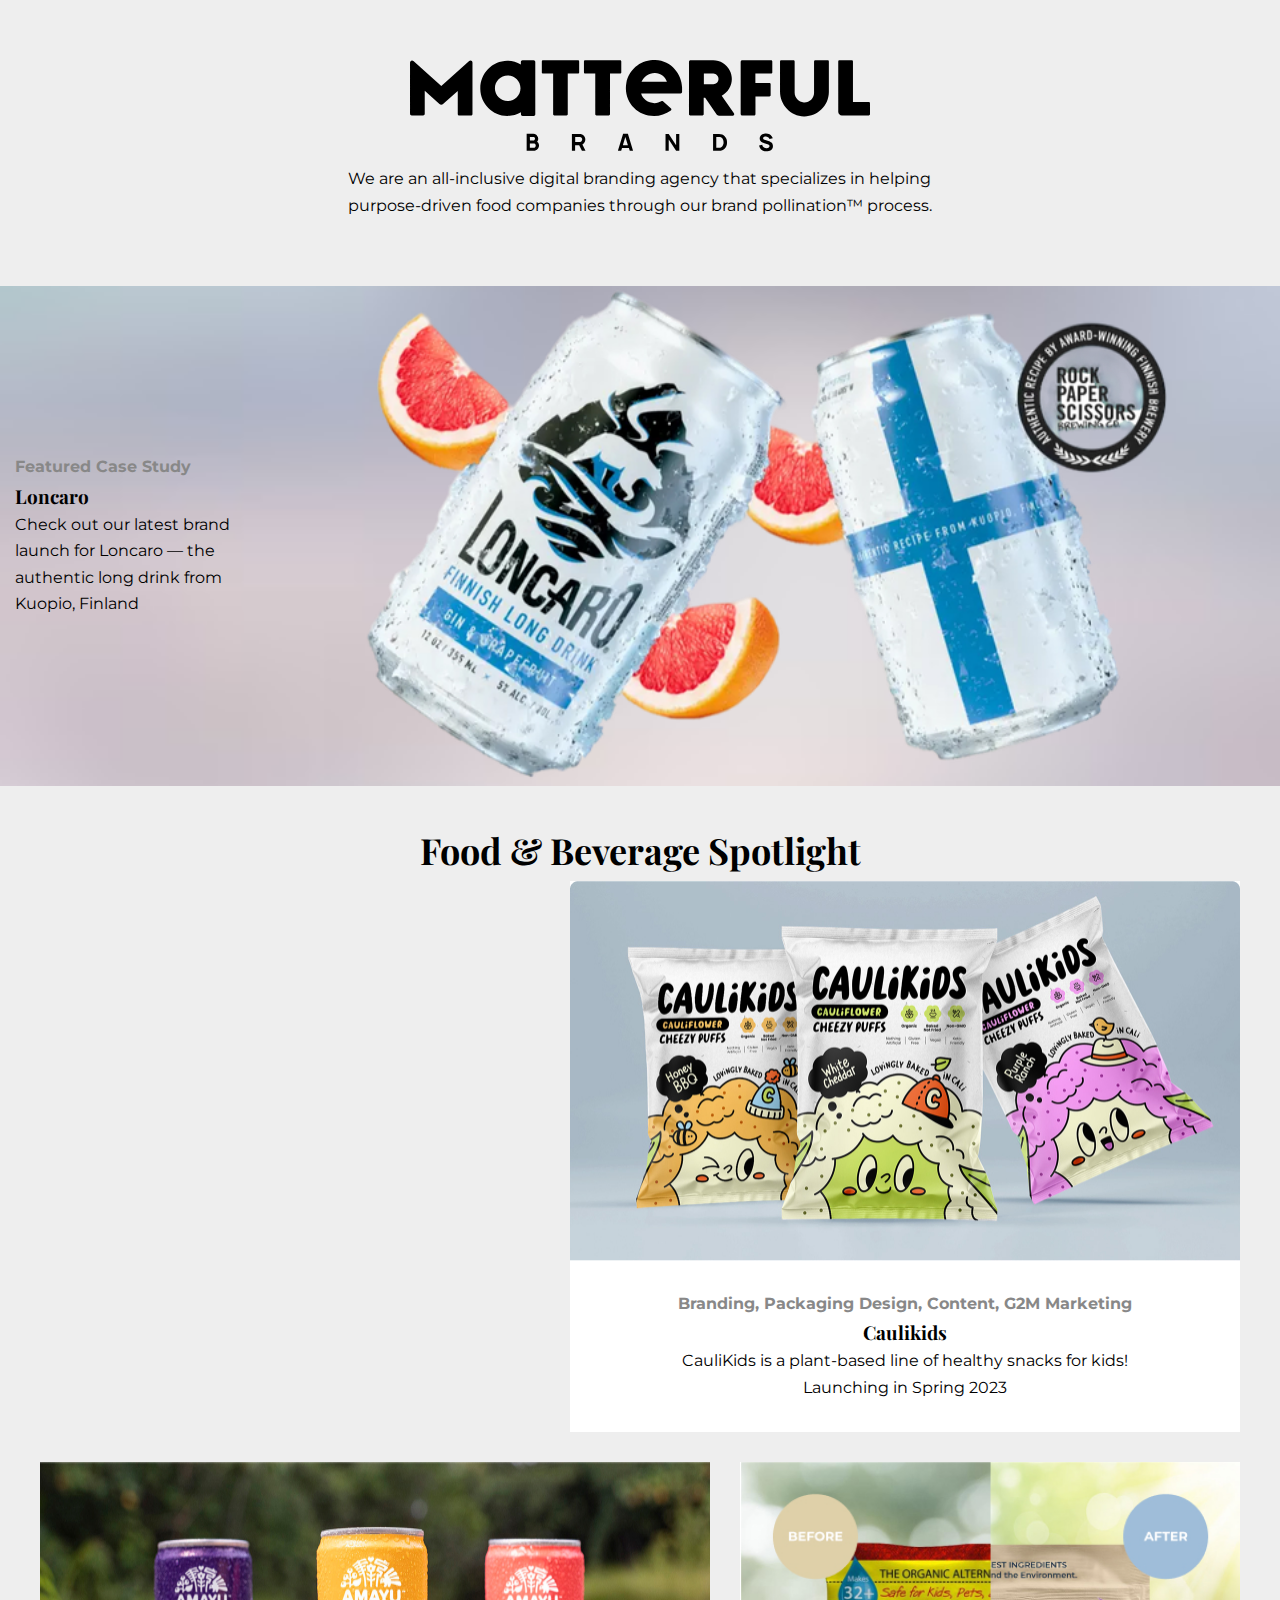
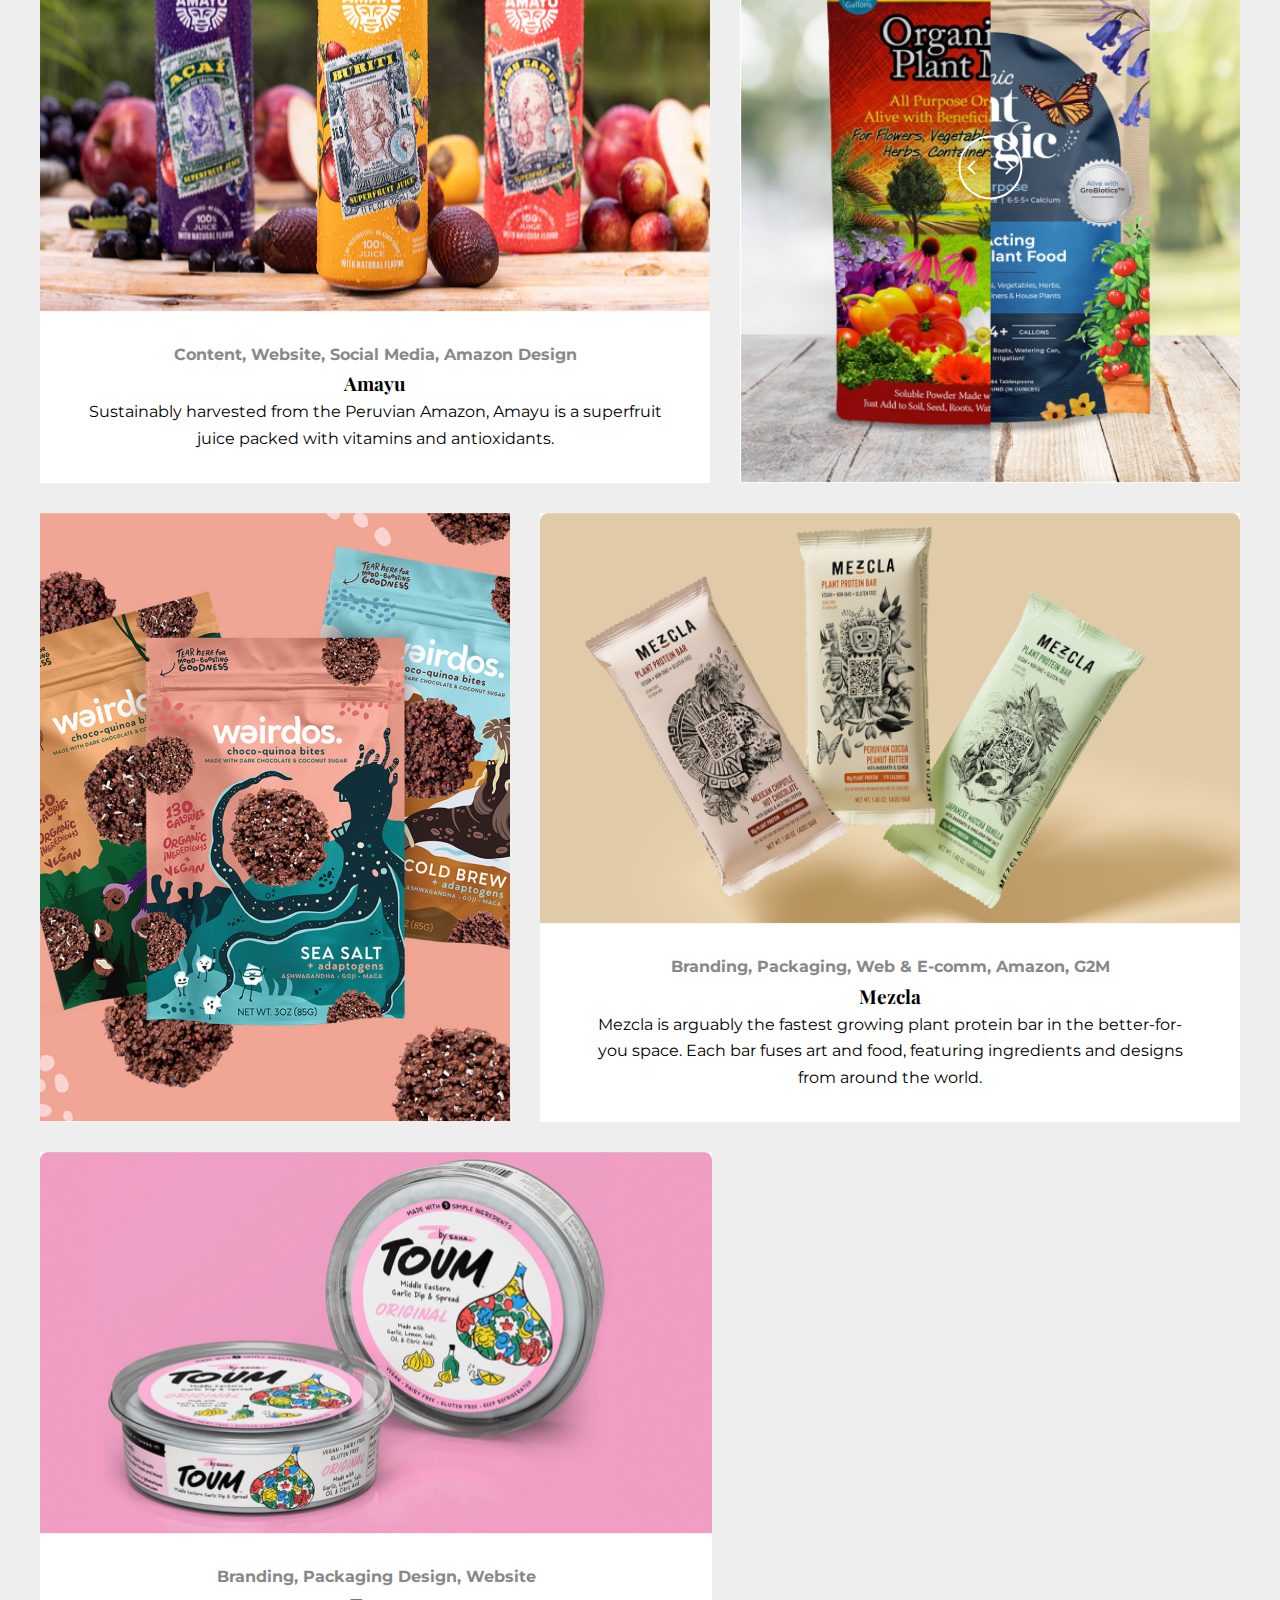
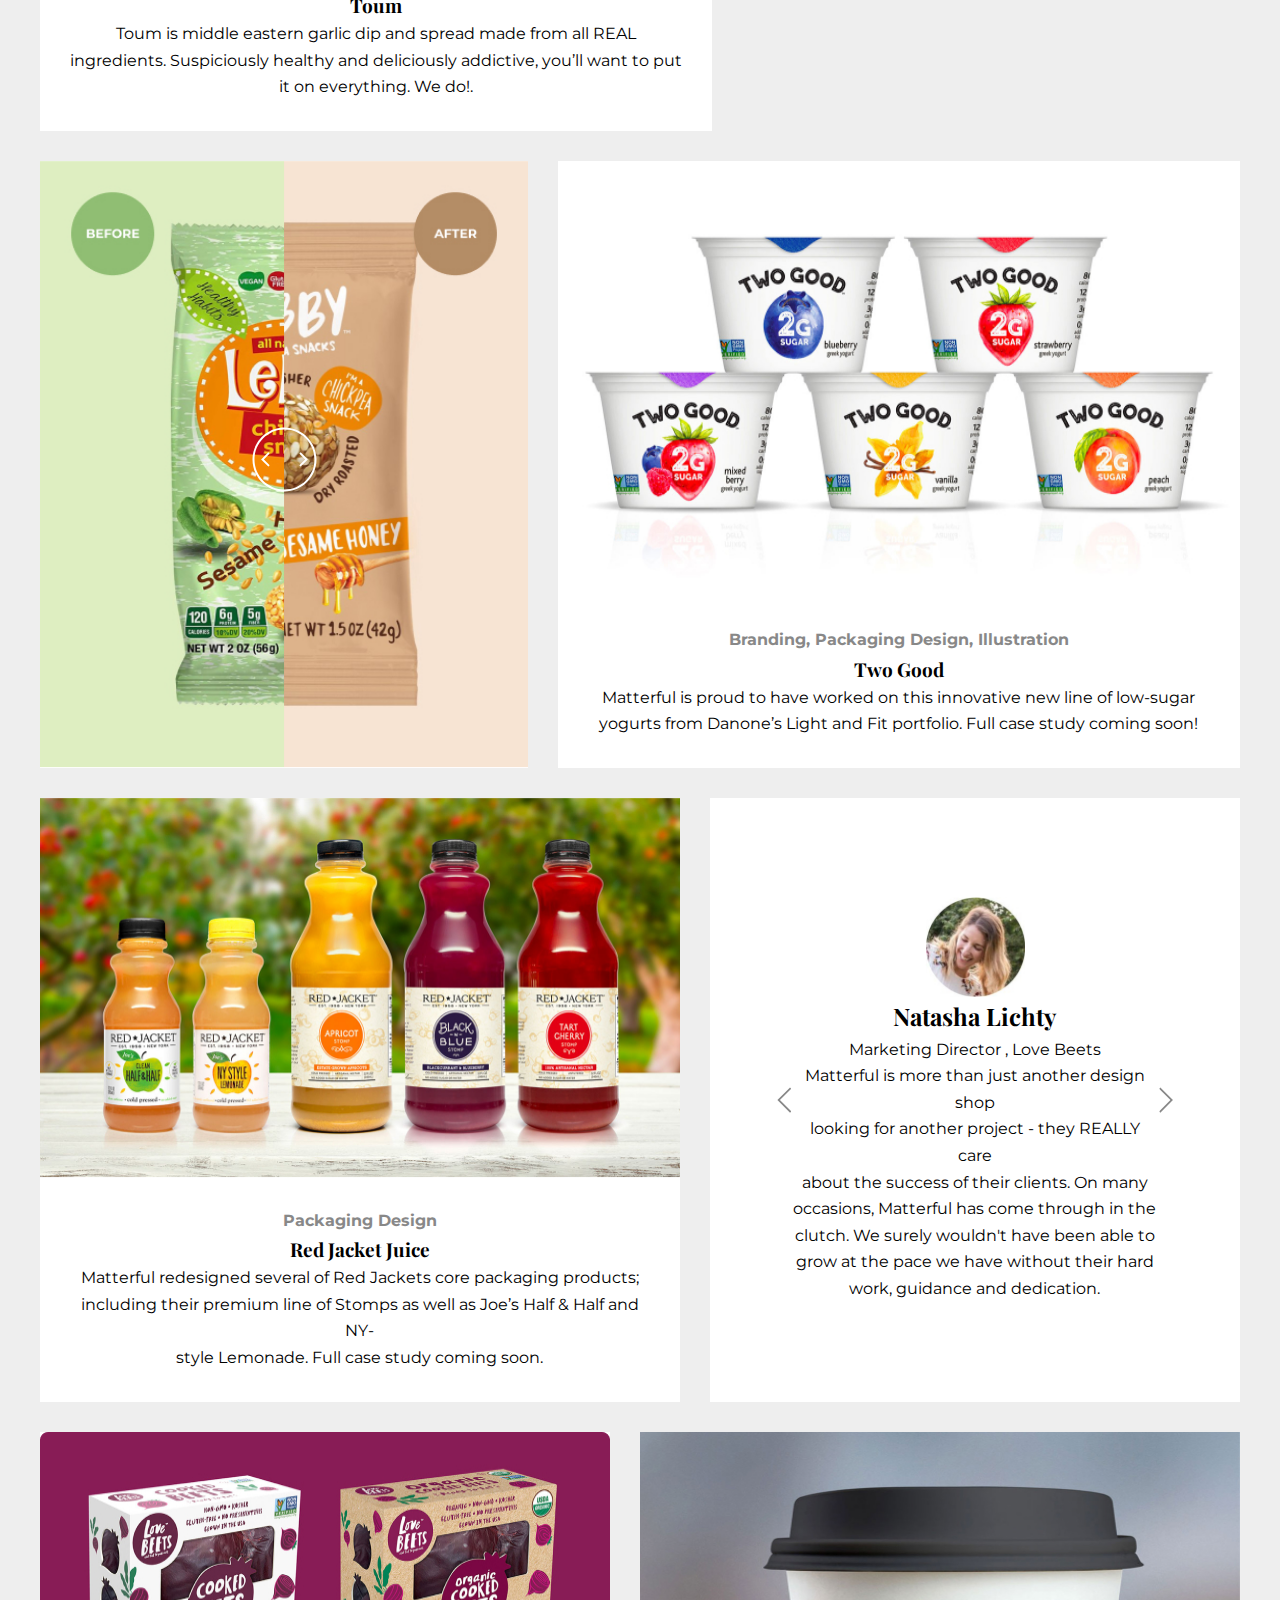
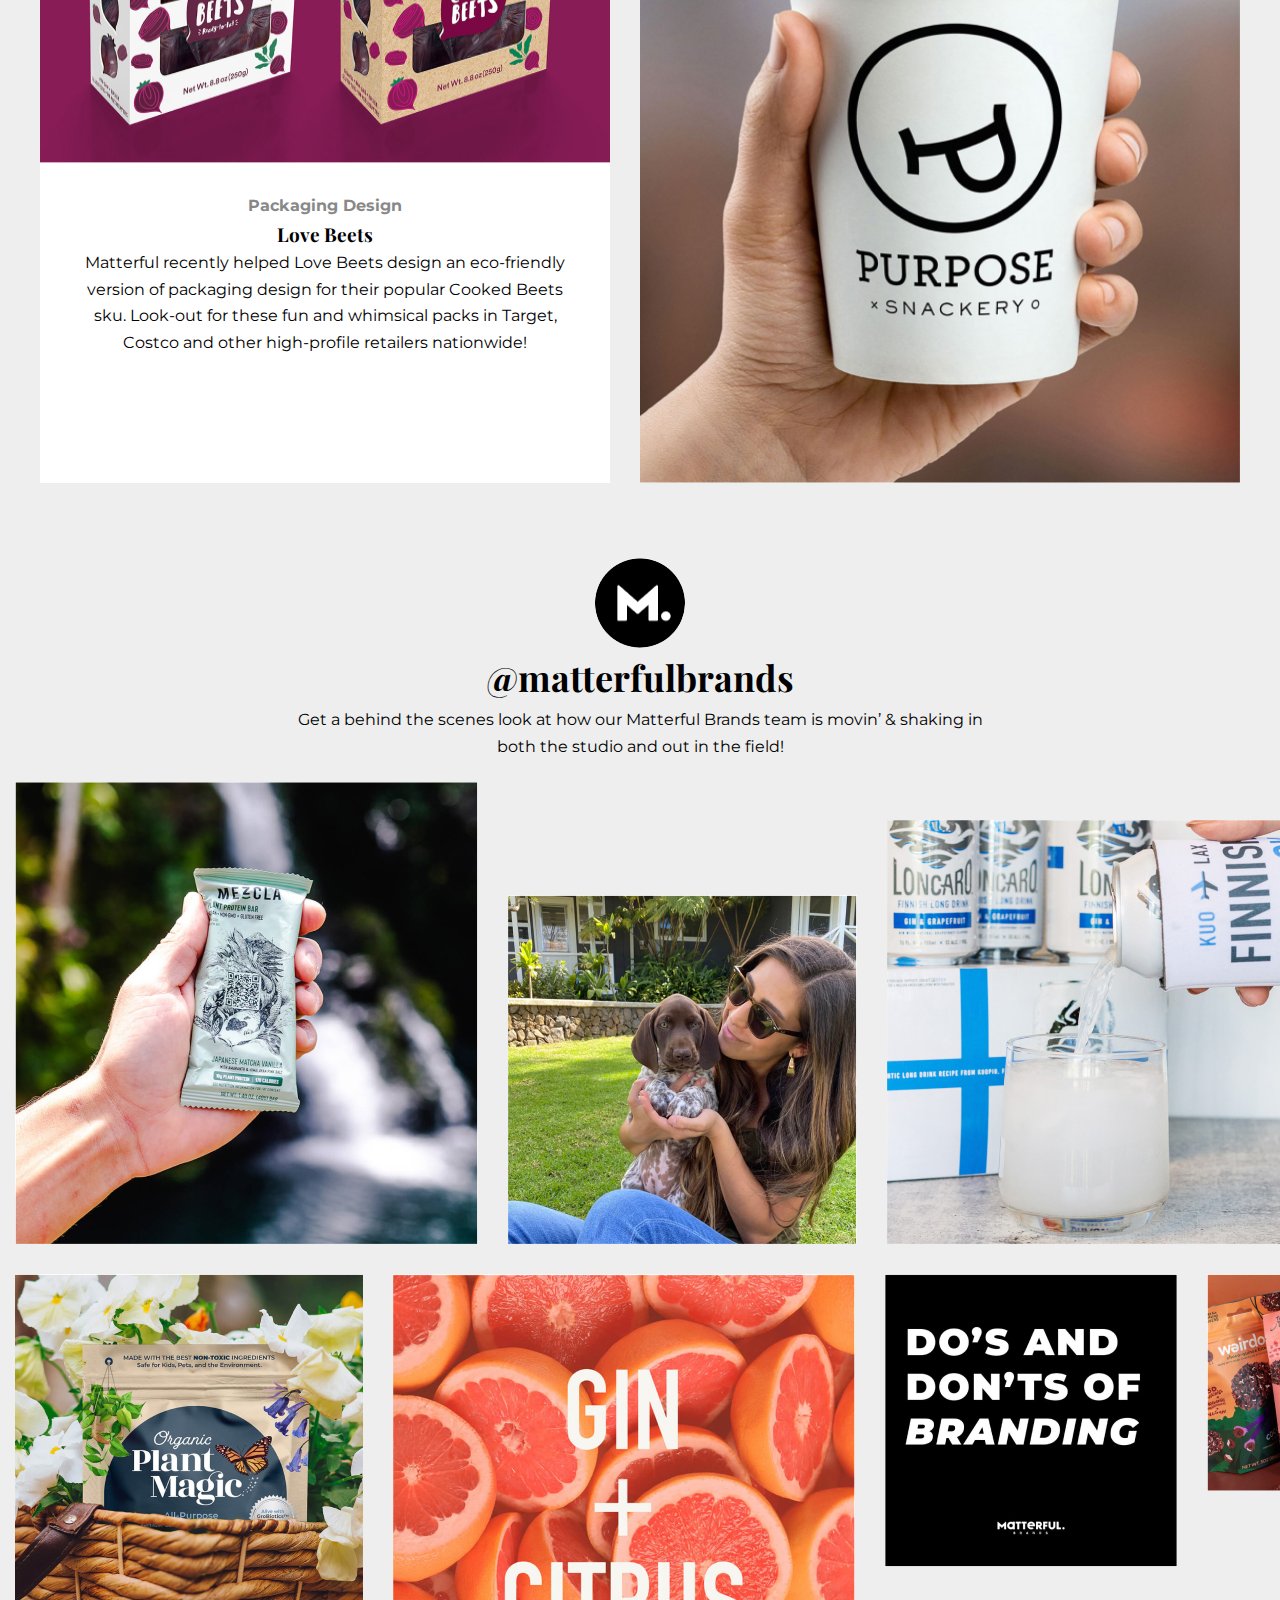
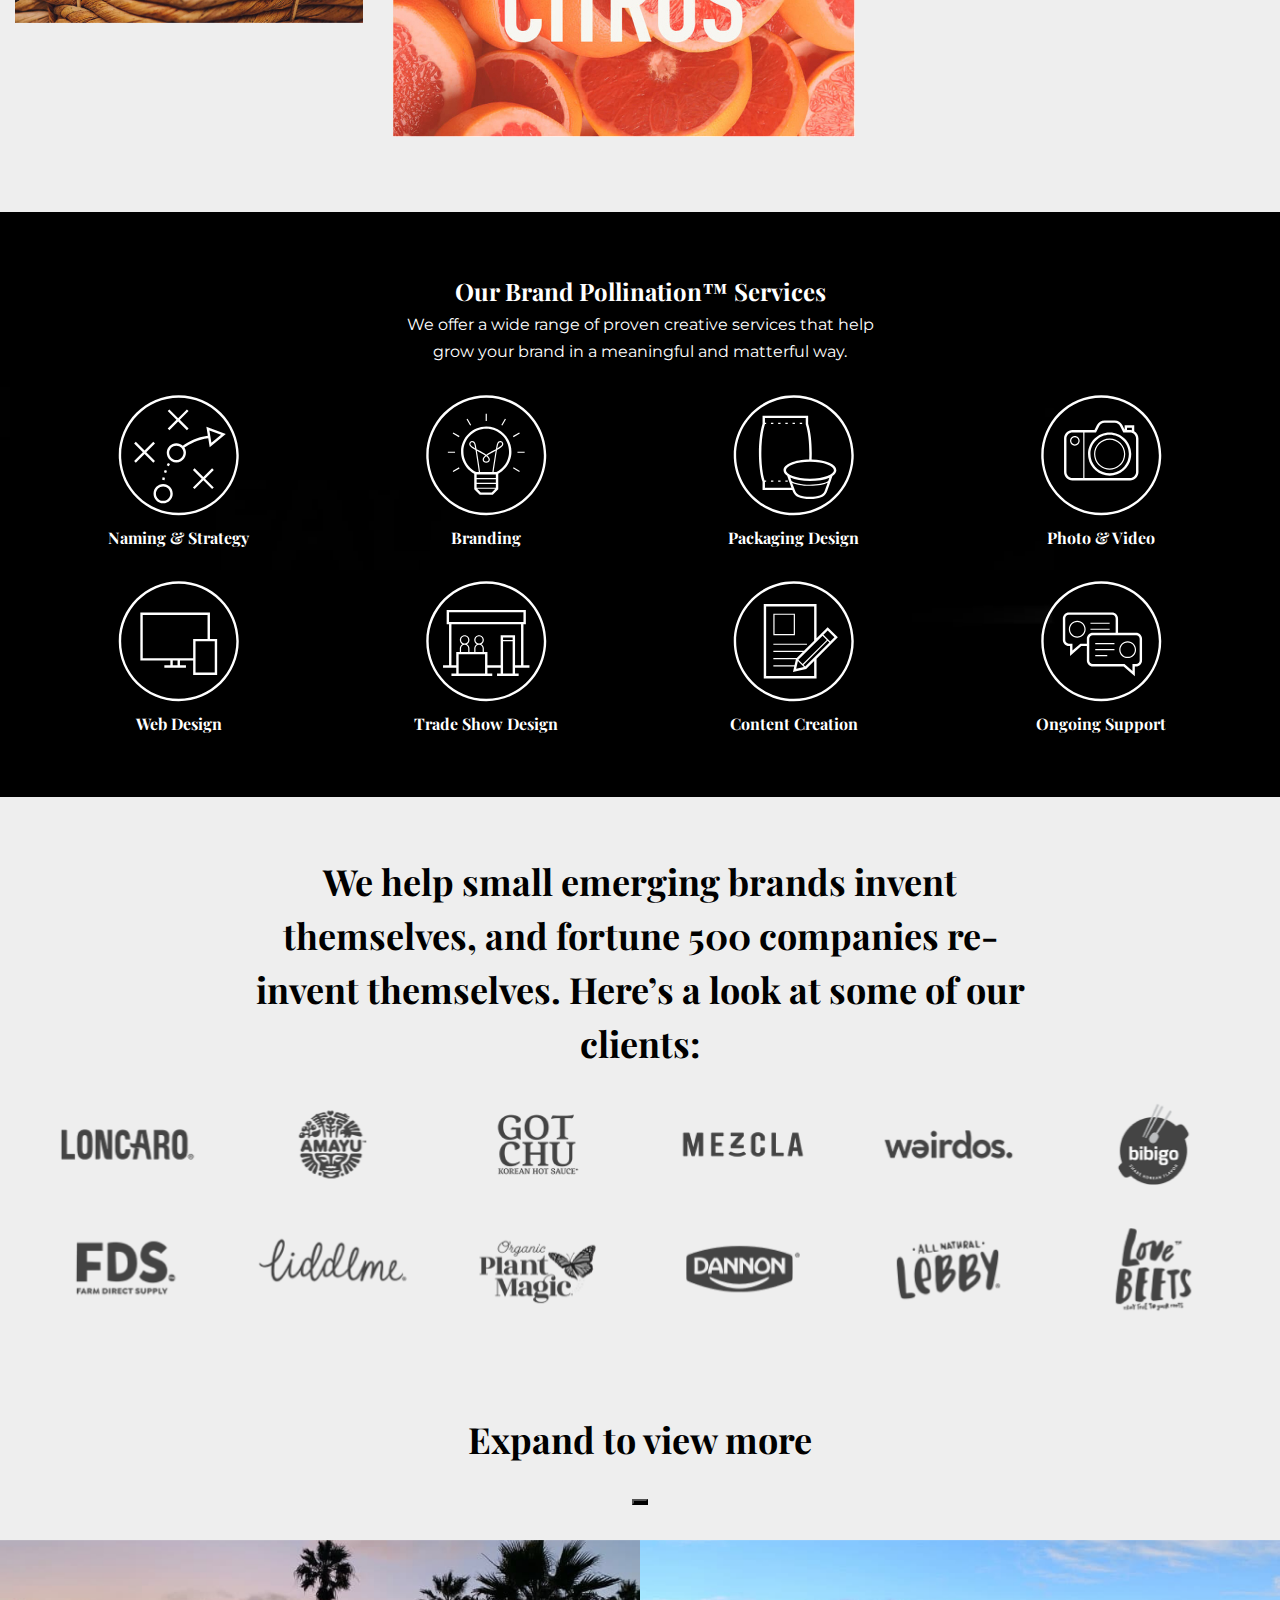
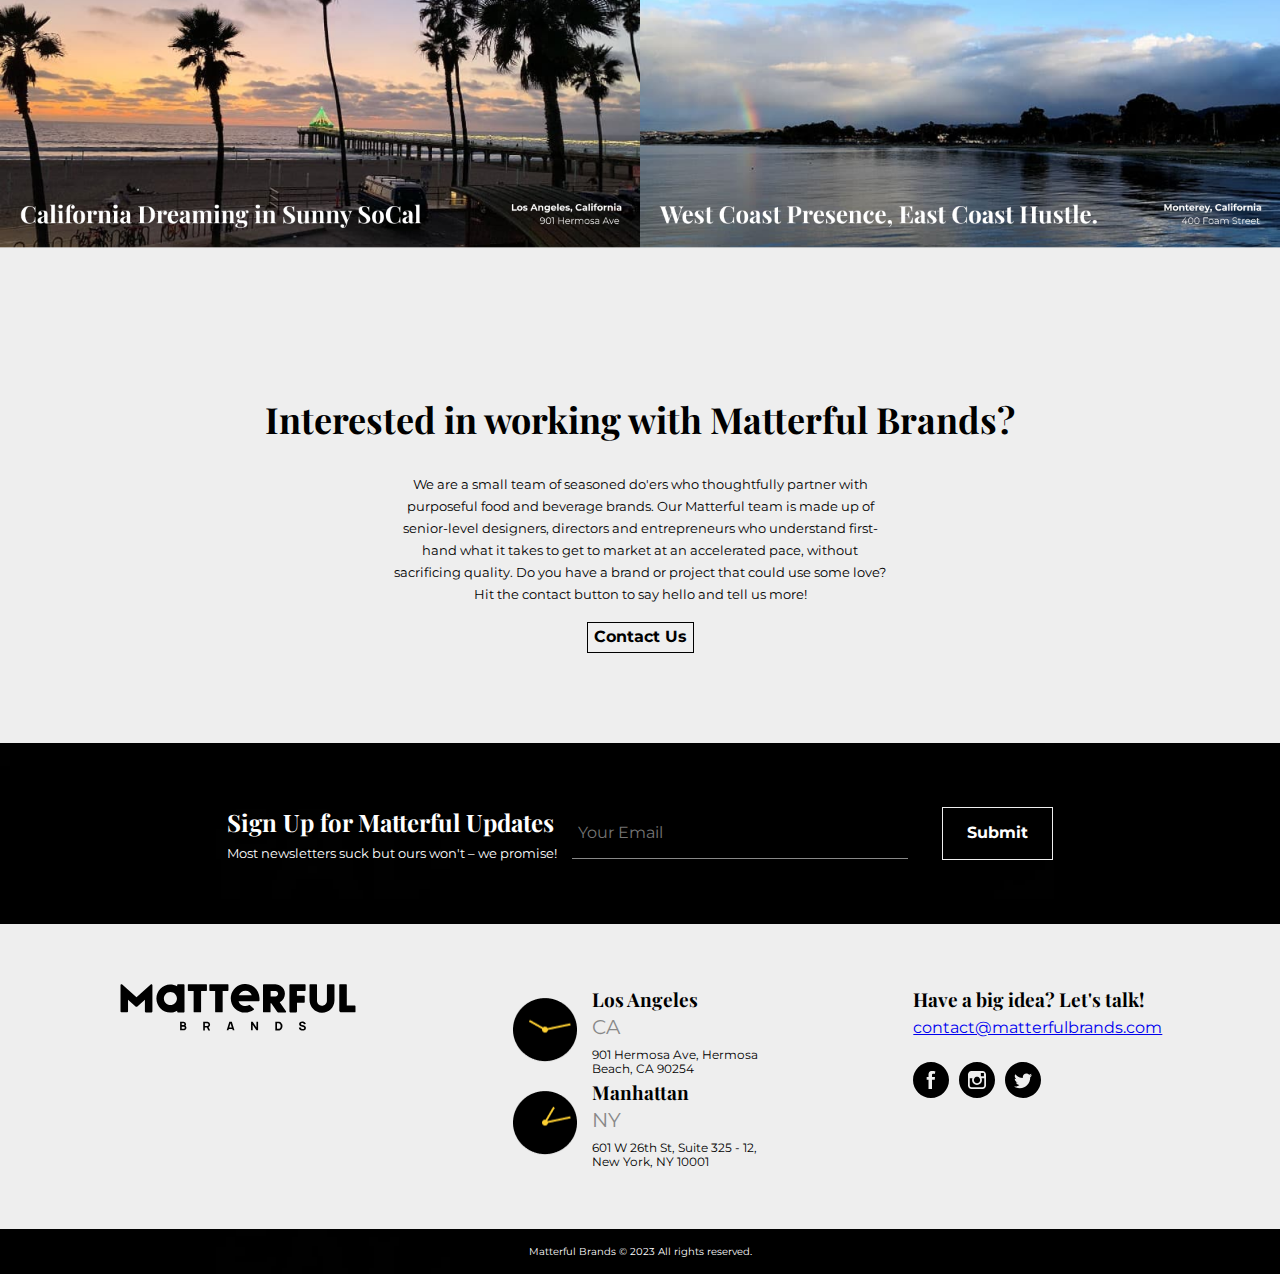
<file: index.html>
<!DOCTYPE html>
<html lang="ru">
<head>
    <meta charset="UTF-8">
    <meta name="viewport" content="width=device-width, initial-scale=1.0">
    <title>Materful</title>
    <link rel="stylesheet" href="style.css">
</head>
<body>
    <header class="header">
        <div class="header-logo">
            <svg class='header-logo-img' width="460" height="92" viewBox="0 0 460 92" fill="none" xmlns="http://www.w3.org/2000/svg">
            <path d="M167.966 13.6116C168.61 13.6116 169.162 13.0598 169.162 12.416V1.47152C169.162 0.827728 168.61 0.275907 167.966 0.275907H133.017C132.374 0.275907 131.822 0.827728 131.822 1.47152V12.416C131.822 13.0598 132.374 13.6116 133.017 13.6116H143.134V54.2624C143.134 54.9062 143.686 55.458 144.33 55.458H156.562C157.206 55.458 157.757 54.9062 157.757 54.2624V13.6116H167.966ZM210.088 13.6116C210.732 13.6116 211.284 13.0598 211.284 12.416V1.47152C211.284 0.827728 210.732 0.275907 210.088 0.275907H175.14C174.496 0.275907 173.944 0.827728 173.944 1.47152V12.416C173.944 13.0598 174.496 13.6116 175.14 13.6116H185.257V54.2624C185.257 54.9062 185.808 55.458 186.452 55.458H198.776C199.42 55.458 199.972 54.9062 199.972 54.2624V13.6116H210.088ZM417.665 0.275907H405.341C404.697 0.275907 404.145 0.827728 404.053 1.47152V32.6494C404.053 38.0756 399.639 42.3982 394.305 42.3982H393.845C388.602 42.0303 384.556 37.6158 384.648 32.3735V1.47152C384.648 0.827728 384.096 0.275907 383.452 0.275907H371.22C370.576 0.275907 370.025 0.827728 370.025 1.47152V31.4538C370.025 44.7895 380.509 56.0098 393.937 56.3777C407.456 56.6536 418.677 45.8931 418.861 32.3735V1.47152C418.861 0.827728 418.401 0.275907 417.665 0.275907ZM458.776 42.1223H442.957V1.47152C442.957 0.827728 442.405 0.275907 441.761 0.275907H429.437C428.793 0.275907 428.242 0.827728 428.242 1.47152V51.7792C428.242 53.8025 429.897 55.458 431.92 55.458H458.776C459.419 55.458 459.971 54.9062 459.971 54.2624V43.3179C459.971 42.6741 459.419 42.1223 458.776 42.1223ZM311.715 35.6844C320.912 30.902 324.499 19.5896 319.717 10.3926C316.498 4.23062 310.152 0.367877 303.254 0.275907H280.538C279.71 0.275907 278.974 0.919698 278.974 1.74743V54.2624C278.974 54.9062 279.526 55.458 280.17 55.458H292.494C293.137 55.458 293.689 54.9062 293.689 54.2624V37.7078H295.161L306.657 54.4463C307.209 55.1821 308.037 55.6419 308.956 55.6419H322.844C323.672 55.6419 324.315 54.9981 324.223 54.1704C324.223 53.8945 324.131 53.6186 323.947 53.3427L311.715 35.6844ZM308.497 18.9458C308.588 21.8889 306.197 24.2801 303.346 24.2801H293.873V13.6116H303.346C306.197 13.7035 308.497 16.0948 308.497 18.9458ZM245.221 -3.45148e-06C231.242 -0.643794 218.918 9.19701 216.342 22.9006C213.123 40.5588 226.459 55.9178 244.025 55.9178C250.095 55.9178 255.982 53.9865 260.856 50.3996C261.408 50.0317 261.5 49.296 261.224 48.8361C261.132 48.7442 261.132 48.6522 261.04 48.5602L252.947 41.2026C252.671 40.9267 252.119 40.8347 251.751 41.1106C249.544 42.3982 247.06 43.134 244.485 43.134C238.047 43.134 232.437 38.9034 231.15 33.5691H270.605C271.433 33.5691 272.076 32.9253 272.076 32.0976V27.4991C271.616 14.5313 262.052 0.643788 245.221 -3.45148e-06ZM231.518 21.7969C234.001 16.7386 238.599 13.0598 244.669 13.0598C250.279 12.8758 255.338 16.4627 256.901 21.7969H231.518ZM59.1655 1.10364L31.2985 25.9356L3.43157 1.10364C2.60384 0.367877 1.31625 0.367877 0.580492 1.19561C0.212612 1.65546 0.0286713 2.11531 0.0286713 2.57516V53.8025C0.0286713 54.7222 0.764432 55.458 1.68413 55.458H13.0884C14.0081 55.458 14.7439 54.7222 14.7439 53.8025V30.81L29.4591 43.9617C30.4708 44.8814 32.0343 44.8814 33.046 43.9617L47.7612 30.902V53.8945C47.7612 54.8142 48.4969 55.55 49.4166 55.55H60.8209C61.7406 55.55 62.4764 54.8142 62.4764 53.8945V2.57516C62.4764 1.47152 61.5567 0.551817 60.453 0.551817C59.9932 0.551817 59.5334 0.735758 59.1655 1.10364ZM125.292 54.1704V1.93137C125.292 1.01167 124.556 0.275907 123.637 0.275907H112.508C111.588 0.275907 110.853 1.01167 110.853 1.93137V4.50653C106.714 2.11531 102.024 0.827728 97.2411 0.827728C82.066 1.10364 70.0179 13.6116 70.2939 28.8786C70.5698 43.6858 82.5259 55.6419 97.3331 55.9178C102.116 55.9178 106.806 54.6303 110.945 52.239V54.2624C110.945 55.1821 111.68 55.9178 112.6 55.9178H123.729C124.556 55.8259 125.292 55.0901 125.292 54.1704ZM97.701 41.1106C90.6192 41.1106 84.9171 35.4085 84.9171 28.3268C84.9171 21.2451 90.6192 15.5429 97.701 15.5429C104.783 15.5429 110.485 21.2451 110.485 28.3268C110.485 35.4085 104.783 41.1106 97.701 41.1106ZM359.448 36.5121C360.092 36.5121 360.644 35.9603 360.644 35.3165V24.2801C360.644 23.6363 360.092 23.0845 359.448 23.0845H345.377V13.6116H361.103C361.747 13.6116 362.299 13.0598 362.299 12.416V1.47152C362.299 0.827728 361.747 0.275907 361.103 0.275907H332.225C331.397 0.275907 330.661 0.919698 330.661 1.74743V53.9865C330.661 54.8142 331.305 55.55 332.225 55.55H343.905C344.733 55.55 345.468 54.9062 345.468 53.9865V36.5121H359.448ZM127.131 81.6695L127.223 81.5775C127.499 81.2096 127.775 80.7498 127.959 80.2899C128.143 79.8301 128.235 79.3702 128.235 78.8184C128.235 77.7148 127.867 76.7031 127.223 75.8754C126.947 75.5075 126.58 75.1396 126.212 74.7717C125.384 74.2199 124.372 73.852 123.361 73.852H116.647V90.7745H123.82C124.372 90.7745 124.924 90.6825 125.384 90.4986C127.591 89.8548 129.063 87.8315 129.063 85.6242C129.063 84.5205 128.695 83.4169 128.051 82.5892C127.775 82.2213 127.407 81.9454 127.131 81.6695ZM119.866 76.887H123.361C123.545 76.887 123.82 76.979 124.004 77.071C124.188 77.1629 124.372 77.3469 124.556 77.5308C124.832 77.8987 125.016 78.3586 125.016 78.8184C125.016 79.1863 124.832 79.5542 124.648 79.8301L124.188 80.2899C124.004 80.3819 123.82 80.4739 123.637 80.4739H119.958L119.866 76.887ZM125.108 87.2797C124.74 87.6475 124.28 87.8315 123.729 87.8315H119.866V83.5089H123.637C123.912 83.5089 124.188 83.5089 124.464 83.6008C124.74 83.6928 124.924 83.8768 125.108 84.0607C125.292 84.2446 125.476 84.5205 125.568 84.7965C125.936 85.6242 125.66 86.6359 125.108 87.2797ZM174.22 82.7731C174.588 82.3133 174.864 81.7614 175.048 81.2096C175.232 80.6578 175.324 80.106 175.324 79.5542C175.324 78.9104 175.232 78.2666 175.048 77.7148C174.864 77.1629 174.588 76.6111 174.22 76.1513C173.852 75.6914 173.484 75.2316 172.933 74.9557C172.473 74.5878 171.921 74.3119 171.369 74.2199C170.817 74.0359 170.265 73.944 169.622 73.944H161.896V90.8665H165.115V85.1643H169.162L171.921 90.8665H175.508L172.381 84.4286C173.116 83.9687 173.76 83.4169 174.22 82.7731ZM171.645 81.0257C171.369 81.3016 171.093 81.5775 170.725 81.7614C170.449 81.9454 170.081 82.0374 169.714 82.0374H165.207V76.887H169.714C170.081 76.887 170.357 76.979 170.725 77.1629C171.093 77.3469 171.369 77.5308 171.553 77.8067C172.013 78.2666 172.197 78.9104 172.197 79.5542C172.105 80.106 171.921 80.6578 171.645 81.0257ZM213.032 73.944L207.881 90.7745H211.192L212.02 88.1074H218.918L219.745 90.7745H223.056L217.906 73.852H213.032V73.944ZM212.848 85.1643L215.331 76.887L217.906 85.1643H212.848ZM266.098 85.1643L258.741 73.944H255.522V90.7745H258.741V79.5542L266.098 90.7745H269.317V73.944H266.098V85.1643ZM314.658 76.1513C314.015 75.4155 313.187 74.8637 312.267 74.4958C311.256 74.1279 310.152 73.944 309.048 73.944H303.07V90.8665H309.048C310.152 90.8665 311.256 90.6825 312.267 90.3147C313.279 89.9468 314.107 89.395 314.842 88.5672C315.578 87.7395 316.13 86.8198 316.498 85.8081C316.866 84.7045 317.05 83.6008 317.05 82.4052C317.05 81.2096 316.866 80.106 316.498 79.0023C315.946 77.8987 315.394 76.979 314.658 76.1513ZM313.187 84.6125C313.003 85.2563 312.635 85.9001 312.175 86.4519C311.348 87.2797 310.152 87.8315 308.956 87.7395H306.289V76.979H309.048C309.692 76.979 310.336 77.1629 310.888 77.3469C311.44 77.5308 311.899 77.8987 312.267 78.3586C313.187 79.5542 313.555 81.0257 313.555 82.4052C313.555 83.141 313.463 83.9687 313.187 84.6125ZM361.471 82.5892C361.103 82.2213 360.644 81.9454 360.184 81.6695C359.632 81.3936 358.988 81.1177 358.344 80.9337L355.401 80.106C354.666 79.922 354.022 79.6461 353.47 79.1863C353.286 79.0023 353.102 78.7264 353.102 78.3586C353.102 78.0826 353.194 77.8067 353.286 77.6228C353.47 77.3469 353.654 77.1629 353.93 76.979C354.482 76.6111 355.125 76.5191 355.861 76.5191C356.597 76.5191 357.333 76.7031 357.976 77.1629C358.344 77.3469 358.62 77.6228 358.896 77.8987C359.172 78.2666 359.356 78.6345 359.54 79.0023L362.759 78.1746C362.483 77.3469 362.023 76.6111 361.471 75.8754C360.919 75.2316 360.276 74.6797 359.54 74.3119C358.436 73.76 357.241 73.4841 355.953 73.4841C355.309 73.4841 354.757 73.5761 354.114 73.6681C353.562 73.76 352.918 73.944 352.366 74.2199C351.539 74.5878 350.895 75.1396 350.435 75.8754C349.883 76.6111 349.699 77.4388 349.699 78.3586C349.699 79.0023 349.791 79.6461 350.067 80.198C350.343 80.7498 350.711 81.3016 351.171 81.6695C352.09 82.4052 353.194 82.9571 354.39 83.233L357.517 84.1527C358.068 84.3366 358.62 84.5206 358.988 84.8884C359.356 85.1643 359.54 85.6242 359.54 86.084C359.54 86.6359 359.264 87.1877 358.896 87.4636C358.528 87.7395 358.16 87.9234 357.701 88.0154C357.241 88.1074 356.781 88.1994 356.229 88.1994C355.585 88.1994 355.033 88.1074 354.482 87.8315C353.93 87.6475 353.47 87.2797 353.102 86.8198C352.642 86.176 352.366 85.5322 352.274 84.7045L349.055 85.6242C349.331 86.8198 349.791 87.9234 350.619 88.9351C351.263 89.7628 352.09 90.3147 353.01 90.6825C354.022 91.0504 355.125 91.2344 356.229 91.2344C357.057 91.2344 357.976 91.1424 358.804 90.9585C359.54 90.7745 360.184 90.4986 360.827 90.1307C361.471 89.6709 362.023 89.1191 362.391 88.3833C362.759 87.7395 362.943 87.0037 362.943 86.176C362.943 85.5322 362.851 84.8884 362.575 84.2446C362.483 83.6928 362.023 83.049 361.471 82.5892Z" fill="#231F20"/>
            </svg>
            <div class="header-text">
                <p>We are an all-inclusive digital branding agency that specializes in helping<br>purpose-driven food companies through our brand pollination™ process.</p>
            </div>
        </div>
    </header>
    <main class="content">
        <section class="banner">
            <div class="banner-body">
                <div class="banner-description">
                    <p class="banner-title design-text">Featured Case Study</p>
                    <h3 class="banner-subtitle">Loncaro</h3>
                    <p class="banner-text">Check out our latest brand launch for Loncaro — the<br>authentic long drink from Kuopio, Finland</p>
                </div>
                <img class="banner-images" src="images/bannerimg.png" alt="beverage" width="1000" height="500">
            </div>
        </section>
        <section class="food-beverage container">
            <div class="food-beverage-title">
                <h3 class="title-medium">Food & Beverage Spotlight</h3>
            </div>
            <ul class="food-beverage-list">
                <li class="popcorn-item">
                        <div class="popcorn">
                            <img class="popcorn-img" src="images/popcorn.jpg" alt="popcorn" width="670" height="380">
                            <div class="popcorn-description description-images">
                                <p class="popcorn-title design-text">Branding, Packaging Design, Content, G2M Marketing</p>
                                <h3 class="popcorn-subtitle">Caulikids</h3>
                                <p class="popcorn-text text-wide">CauliKids is a plant-based line of healthy snacks for kids!<br>
                                    Launching in Spring 2023</p>
                            </div>
                        </div>
                </li>
                <li class="drink-seeds-item">
                    <div class="drink images-border">
                        <img class="drink-img" src="images/drink.jpg" alt="drink" width="100%" height="100%">
                        <div class="drink-description description-images">
                            <p class="drink-title design-text">Content, Website, Social Media, Amazon Design</p>
                            <h3 class="drink-subtitle">Amayu</h3>
                            <p class="drink-text text-wide">Sustainably harvested from the Peruvian Amazon, Amayu is a superfruit<br>juice packed with vitamins and antioxidants.</p>
                        </div>
                    </div>
                    <div class="seeds-images">
                        <img class="seeds-main" src="images/seeds.jpg" alt="seeds-variation" width="500px">
                        <button class="overdrop-button" title="1" type="button">
                            <svg width="71" height="71" viewBox="0 0 71 71" fill="none" xmlns="http://www.w3.org/2000/svg">
                                <path d="M35.9844 67.1875C18.3844 67.1875 3.98438 52.7875 3.98438 35.1875C3.98438 17.5875 18.3844 3.1875 35.9844 3.1875C53.5844 3.1875 67.9844 17.5875 67.9844 35.1875C67.9844 52.7875 53.5844 67.1875 35.9844 67.1875ZM35.9844 5.1875C19.4844 5.1875 5.98438 18.6875 5.98438 35.1875C5.98438 51.6875 19.4844 65.1875 35.9844 65.1875C52.4844 65.1875 65.9844 51.6875 65.9844 35.1875C65.9844 18.6875 52.4844 5.1875 35.9844 5.1875Z" fill="white"/>
                                <path d="M19.9844 42.1875C19.6844 42.1875 19.4844 42.0875 19.2844 41.8875L12.5844 35.1875L19.2844 28.4875C19.6844 28.0875 20.2844 28.0875 20.6844 28.4875C21.0844 28.8875 21.0844 29.4875 20.6844 29.8875L15.3844 35.1875L20.6844 40.4875C21.0844 40.8875 21.0844 41.4875 20.6844 41.8875C20.4844 42.0875 20.2844 42.1875 19.9844 42.1875Z" fill="white"/>
                                <path d="M51.9844 42.1875C51.6844 42.1875 51.4844 42.0875 51.2844 41.8875C50.8844 41.4875 50.8844 40.8875 51.2844 40.4875L56.5844 35.1875L51.2844 29.8875C50.8844 29.4875 50.8844 28.8875 51.2844 28.4875C51.6844 28.0875 52.2844 28.0875 52.6844 28.4875L59.3844 35.1875L52.6844 41.8875C52.4844 42.0875 52.2844 42.1875 51.9844 42.1875Z" fill="white"/>
                                </svg>
                        </button>
                    </div>
                </li>
                <li class="salt-chocolate-item">
                    <img class="salt-img" src="images/salt.jpg" alt="salt">
                    <div class="chocolate-img images-border">
                        <img src="images/chocolate.jpg" alt="chocolate"
                            width="700" height="100%">
                         <div class="chocolate-description description-images">
                            <p class="chocolate-title design-text">Branding, Packaging, Web & E-comm, Amazon, G2M</p>
                            <h3 class="chocolate-subtitle">Mezcla</h3>
                            <p class="chocolate-text text-wide">Mezcla is arguably the fastest growing plant protein bar in the better-for-<br>you space. Each bar fuses art and food, featuring ingredients and designs<br>from around the world.</p>
                        </div>
                    </div>
                </li>
                <li class="lollipop-item">
                    <div class="lollipop">
                        <img src="images/lollipop.jpg" alt="lollipop" width="100%">
                        <div class="lollipop-description description-images">
                            <p class="lollipop-title design-text">Branding, Packaging Design, Website</p>
                            <h3 class="lollipop-subtitle">Toum</h3>
                            <p class="lollipop-text text-wide">Toum is middle eastern garlic dip and spread made from all REAL<br>ingredients. Suspiciously healthy and deliciously addictive, you’ll want to put<br>it on everything. We do!.</p>
                        </div>
                    </div>
                </li>
                <li class="honey-yougurt-item">
                    <div class="honey-images">
                        <img src="images/honey.jpg" alt="honey-variation" width="500" height="100%">
                        <button class="overdrop-button" type="button" title="3">
                            <svg width="71" height="71" viewBox="0 0 71 71" fill="none" xmlns="http://www.w3.org/2000/svg">
                                <path d="M35.9844 67.1875C18.3844 67.1875 3.98438 52.7875 3.98438 35.1875C3.98438 17.5875 18.3844 3.1875 35.9844 3.1875C53.5844 3.1875 67.9844 17.5875 67.9844 35.1875C67.9844 52.7875 53.5844 67.1875 35.9844 67.1875ZM35.9844 5.1875C19.4844 5.1875 5.98438 18.6875 5.98438 35.1875C5.98438 51.6875 19.4844 65.1875 35.9844 65.1875C52.4844 65.1875 65.9844 51.6875 65.9844 35.1875C65.9844 18.6875 52.4844 5.1875 35.9844 5.1875Z" fill="white"/>
                                <path d="M19.9844 42.1875C19.6844 42.1875 19.4844 42.0875 19.2844 41.8875L12.5844 35.1875L19.2844 28.4875C19.6844 28.0875 20.2844 28.0875 20.6844 28.4875C21.0844 28.8875 21.0844 29.4875 20.6844 29.8875L15.3844 35.1875L20.6844 40.4875C21.0844 40.8875 21.0844 41.4875 20.6844 41.8875C20.4844 42.0875 20.2844 42.1875 19.9844 42.1875Z" fill="white"/>
                                <path d="M51.9844 42.1875C51.6844 42.1875 51.4844 42.0875 51.2844 41.8875C50.8844 41.4875 50.8844 40.8875 51.2844 40.4875L56.5844 35.1875L51.2844 29.8875C50.8844 29.4875 50.8844 28.8875 51.2844 28.4875C51.6844 28.0875 52.2844 28.0875 52.6844 28.4875L59.3844 35.1875L52.6844 41.8875C52.4844 42.0875 52.2844 42.1875 51.9844 42.1875Z" fill="white"/>
                                </svg>
                        </button>
                    </div>
                    <div class="yougurt images-border">
                        <img class="yougurt-img" src="images/yougurt.jpg" alt="yougurt" width="700" height="100%">
                        <div class="yougurt-description description-images">
                            <p class="yougurt-title design-text">Branding, Packaging Design, Illustration</p>
                            <h3 class="yougurt-subtitle">Two Good</h3>
                            <p class="yougurt-text text-wide">Matterful is proud to have worked on this innovative new line of low-sugar<br>yogurts from Danone’s Light and Fit portfolio. Full case study coming soon!</p>
                        </div>
                    </div>
                </li>
                <li class="juice-comment-item">
                    <div class="juice">
                        <img class="juice-img" src="images/juice.jpg" alt="juice" width="100%" height="380">
                        <div class="juice-description description-images">
                            <p class="juice-title design-text">Packaging Design</p>
                            <h3 class="juice-subtitle ">Red Jacket Juice</h3>
                            <p class="juice-text text-wide">Matterful redesigned several of Red Jackets core packaging products;<br>including their premium line of Stomps as well as Joe’s Half & Half and NY-<br>style Lemonade. Full case study coming soon.</p>
                        </div>
                    </div>
                    <div class="comment">
                        <svg class="pagination-comment" width="15" height="28" viewBox="0 0 15 28" fill="none" xmlns="http://www.w3.org/2000/svg">
                            <path d="M0.420303 14.0547L13.6156 27.25L14.9351 25.9304L3.05936 14.0547L14.9351 2.17891L13.6156 0.859375L0.420303 14.0547Z" fill="#CCCCCC"/>
                        </svg>
                        <div class="comments-images">
                            <img src="images/natasha-200x200.jpg.jpg" alt="photo" width="100" height="100">
                            <h2 class="comments-name">Natasha Lichty</h2>
                            <p class="comment-title">Marketing Director , Love Beets</p>
                            <p class="comment-text text-wide">Matterful is more than just another design shop<br>looking for another project - they REALLY care<br>about the success of their clients. On many<br>occasions, Matterful has come through in the<br>clutch. We surely wouldn't have been able to<br>grow at the pace we have without their hard<br>work, guidance and dedication.</p>
                        </div>
                        <svg class="pagination-comment right-pagination" width="15" height="28" viewBox="0 0 15 28" fill="none" xmlns="http://www.w3.org/2000/svg">
                            <path d="M0.420303 14.0547L13.6156 27.25L14.9351 25.9304L3.05936 14.0547L14.9351 2.17891L13.6156 0.859375L0.420303 14.0547Z" fill="#CCCCCC"/>
                        </svg>
                    </div>
                </li>
                <li class="coffe-beets-item">
                    <div class="beets images-border">
                        <img src="images/beets.jpg" alt="beets" width="100%" height="100%">
                        <div class="beets-description description-images">
                            <p class="beets-title design-text">Packaging Design</p>
                            <h3 class="beets-subtitle">Love Beets</h3>
                            <p class="beets-text text-wide">Matterful recently helped Love Beets design an eco-friendly<br>version of packaging design for their popular Cooked Beets<br>sku. Look-out for these fun and whimsical packs in Target,<br>Costco and other high-profile retailers nationwide!
                        </div>
                    </div>
                    <img class="coffe-imgages images-border" src="images/coffe.jpg" alt="coffe" width="600" height="651">
                </li>
            </ul>
        </section>
        <section class="sample">
            <div class="container-large">
                <div class="sample-header">
                    <img class="LOGOTYPE" src="images/M.jpg" alt="logo" width="90" height="90" loading="lazy">
                    <h3 class="logobrands title-medium">@matterfulbrands</h3>
                    <p class="samle-text">Get a behind the scenes look at how our Matterful Brands team is movin’ & shaking in<br>both the studio and out in the field!</p>
                </div>
                <div class="sample-body">
                    <div class="sample-body-photo">
                        <img class="img-none" src="images/block-photo/1.jpg" alt="drink" width="auto" height="auto" loading="lazy">
                        <img src="images/block-photo/2.jpg" alt="chocolate" width="auto" height="auto" loading="lazy">
                        <img src="images/block-photo/3.jpg" alt="dog" width="auto" height="auto" loading="lazy">
                        <img src="images/block-photo/4.jpg" alt="drink" width="auto" height="auto" loading="lazy">
                        <img class="img-none" src="images/block-photo/5.jpg" alt="pizza" width="auto" height="auto" loading="lazy">
                    </div>
                    <div class="sample-body-photo">
                        <img src="images/block-photo/6.jpg" alt="seeds" width="auto" height="auto" loading="lazy">
                        <img src="images/block-photo/7.jpg" alt="citrus" width="auto" height="auto" loading="lazy">
                        <img src="images/block-photo/8.jpg" alt="brand-name" width="auto" height="auto" loading="lazy">
                        <img src="images/block-photo/9.jpg" alt="seeds" width="auto" height="auto" loading="lazy">
                        <img class="img-none" src="images/block-photo/10.jpg" alt="useful" width="auto" height="auto" loading="lazy">
                    </div>
                </div>
            </div>
        </section>
        <section class="services">
            <div class="services-main container">
                <div class="services-header">
                    <h2 class="services-title">Our Brand Pollination™ Services</h2>
                    <p class="services-text">We offer a wide range of proven creative services that help<br>grow your brand in a meaningful and matterful way.</p>
                </div>
                <ul class="services-body-list">
                    <li class="services-body-item">
                        <svg class="services-body-img" width="121" height="121" viewBox="0 0 121 121" fill="none" xmlns="http://www.w3.org/2000/svg">
                            <path d="M60.75 0.25C27.618 0.25 0.75 27.118 0.75 60.25C0.75 93.382 27.618 120.25 60.75 120.25C93.882 120.25 120.75 93.382 120.75 60.25C120.75 27.118 93.882 0.25 60.75 0.25ZM60.75 117.85C28.986 117.85 3.15 92.014 3.15 60.25C3.15 28.486 28.986 2.65 60.75 2.65C92.514 2.65 118.35 28.486 118.35 60.25C118.35 92.014 92.514 117.85 60.75 117.85ZM45.15 89.05C39.846 89.05 35.55 93.346 35.55 98.65C35.55 103.954 39.846 108.25 45.15 108.25C50.454 108.25 54.75 103.954 54.75 98.65C54.75 93.346 50.454 89.05 45.15 89.05ZM45.15 105.85C41.178 105.85 37.95 102.622 37.95 98.65C37.95 94.678 41.178 91.45 45.15 91.45C49.122 91.45 52.35 94.678 52.35 98.65C52.35 102.622 49.122 105.85 45.15 105.85ZM28.242 57.25L36.99 48.502L35.298 46.81L26.55 55.558L17.802 46.81L16.11 48.502L24.858 57.25L16.11 65.998L17.802 67.69L26.55 58.942L35.298 67.69L36.99 65.998L28.242 57.25ZM51.402 35.302L60.15 26.554L68.898 35.302L70.59 33.61L61.842 24.862L70.59 16.114L68.898 14.422L60.15 23.17L51.402 14.422L49.71 16.114L58.458 24.862L49.71 33.61L51.402 35.302ZM94.098 73.198L85.35 81.946L76.602 73.198L74.91 74.89L83.658 83.638L74.91 92.386L76.602 94.078L85.35 85.33L94.098 94.078L95.79 92.386L87.042 83.638L95.79 74.89L94.098 73.198ZM88.362 31.69L89.85 40.858C78.81 42.238 70.23 46.87 64.782 50.746C63.078 49.198 60.834 48.25 58.35 48.25C53.046 48.25 48.75 52.546 48.75 57.85C48.75 63.154 53.046 67.45 58.35 67.45C63.654 67.45 67.95 63.154 67.95 57.85C67.95 55.918 67.374 54.118 66.39 52.606C71.646 48.922 79.866 44.53 90.246 43.234L91.698 52.21L107.802 39.07L88.362 31.69ZM58.35 65.05C54.378 65.05 51.15 61.822 51.15 57.85C51.15 53.878 54.378 50.65 58.35 50.65C62.322 50.65 65.55 53.878 65.55 57.85C65.55 61.822 62.322 65.05 58.35 65.05ZM91.398 35.41L103.062 39.838L93.402 47.722L91.398 35.41ZM46.95 82.75L44.598 82.282C44.43 83.098 44.286 83.95 44.154 84.802L46.53 85.15C46.662 84.334 46.794 83.53 46.95 82.75ZM48.954 75.718L46.71 74.878C46.422 75.658 46.134 76.474 45.882 77.302L48.174 78.022C48.414 77.23 48.678 76.462 48.954 75.718ZM52.05 69.094L49.962 67.906C49.554 68.626 49.146 69.382 48.75 70.174L50.898 71.254C51.27 70.498 51.666 69.778 52.05 69.094Z" fill="white"/>
                        </svg>
                        <h4 class="services-body-item-title">Naming & Strategy</h4>
                    </li>
                    <li class="services-body-item">
                        <svg class="services-body-img" width="121" height="121" viewBox="0 0 121 121" fill="none" xmlns="http://www.w3.org/2000/svg">
                            <path d="M60.25 0.25C27.118 0.25 0.25 27.118 0.25 60.25C0.25 93.382 27.118 120.25 60.25 120.25C93.382 120.25 120.25 93.382 120.25 60.25C120.25 27.118 93.382 0.25 60.25 0.25ZM60.25 117.85C28.486 117.85 2.65 92.014 2.65 60.25C2.65 28.486 28.486 2.65 60.25 2.65C92.014 2.65 117.85 28.486 117.85 60.25C117.85 92.014 92.014 117.85 60.25 117.85ZM91.45 57.85H98.65V56.65H91.45V57.85ZM29.05 56.65H21.85V57.85H29.05V56.65ZM93.802 38.566L93.202 37.522L86.962 41.122L87.562 42.166L93.802 38.566ZM26.698 75.934L27.298 76.978L33.538 73.378L32.938 72.334L26.698 75.934ZM79.966 24.298L78.922 23.698L75.322 29.938L76.366 30.538L79.966 24.298ZM60.85 18.85H59.65V26.05H60.85V18.85ZM45.166 29.926L41.566 23.686L40.522 24.286L44.122 30.526L45.166 29.926ZM26.698 38.566L32.938 42.166L33.538 41.122L27.298 37.522L26.698 38.566ZM86.974 73.366L93.214 76.966L93.814 75.922L87.574 72.322L86.974 73.366ZM60.25 31.45C46.33 31.45 35.05 42.73 35.05 56.65C35.05 66.214 40.402 74.506 48.25 78.766V94.342L53.758 99.85H66.754L72.25 94.342V78.766C80.098 74.506 85.45 66.214 85.45 56.65C85.45 42.73 74.17 31.45 60.25 31.45ZM65.758 97.45H54.754L51.154 93.85H69.358L65.758 97.45ZM69.85 92.65H50.65V89.05H69.85V92.65ZM69.85 87.85H50.65V84.25H69.85V87.85ZM69.85 83.05H50.65V79.45H69.85V83.05ZM56.65 64.45C56.65 65.47 57.046 66.334 57.814 66.946C58.462 67.462 59.326 67.75 60.25 67.75C62.038 67.75 63.85 66.622 63.85 64.45C63.85 63.166 62.83 61.87 61.246 60.574C63.31 59.146 65.986 57.694 68.374 56.398C68.806 56.158 69.238 55.93 69.658 55.702C68.41 63.034 66.898 73.582 66.418 77.038H54.082C53.59 73.582 52.09 63.034 50.842 55.702C51.262 55.93 51.694 56.158 52.126 56.398C54.514 57.694 57.19 59.146 59.254 60.574C57.67 61.87 56.65 63.166 56.65 64.45ZM60.25 61.306C61.702 62.422 62.65 63.502 62.65 64.45C62.65 65.902 61.45 66.55 60.25 66.55C59.05 66.55 57.85 65.902 57.85 64.45C57.85 63.502 58.798 62.422 60.25 61.306ZM70.354 77.05H67.618C68.146 73.294 69.754 62.134 70.99 54.97C74.11 53.23 76.534 51.67 77.014 50.242C77.326 49.294 77.314 48.406 76.954 47.662C76.63 46.978 76.042 46.474 75.31 46.234C73.822 45.73 71.818 46.414 71.074 48.658C70.786 49.51 70.378 51.562 69.91 54.19C69.202 54.574 68.494 54.97 67.798 55.342C65.086 56.806 62.338 58.306 60.25 59.806C58.162 58.306 55.402 56.806 52.702 55.342C52.006 54.97 51.286 54.574 50.59 54.19C50.122 51.55 49.714 49.51 49.426 48.658C48.682 46.414 46.69 45.73 45.19 46.234C44.458 46.474 43.87 46.99 43.546 47.662C43.198 48.406 43.174 49.294 43.486 50.242C43.966 51.67 46.378 53.23 49.51 54.97C50.746 62.134 52.354 73.294 52.882 77.05H50.146C42.634 73.318 37.45 65.59 37.45 56.65C37.45 44.074 47.674 33.85 60.25 33.85C72.826 33.85 83.05 44.074 83.05 56.65C83.05 65.59 77.866 73.318 70.354 77.05ZM71.278 53.434C71.662 51.334 71.986 49.738 72.226 49.042C72.634 47.818 73.51 47.278 74.35 47.278C74.554 47.278 74.758 47.314 74.95 47.374C75.37 47.518 75.706 47.806 75.886 48.19C76.102 48.646 76.102 49.222 75.886 49.87C75.574 50.782 73.618 52.09 71.278 53.434ZM49.222 53.434C46.882 52.09 44.926 50.782 44.614 49.858C44.398 49.21 44.398 48.634 44.614 48.178C44.794 47.794 45.13 47.506 45.55 47.362C45.742 47.302 45.946 47.266 46.15 47.266C46.978 47.266 47.866 47.806 48.274 49.03C48.514 49.75 48.85 51.334 49.222 53.434Z" fill="white"/>
                            </svg>
                        <h4 class="services-body-item-title">Branding</h4>
                    </li>
                    <li class="services-body-item">
                        <svg class="services-body-img" width="121" height="121" viewBox="0 0 121 121" fill="none" xmlns="http://www.w3.org/2000/svg">
                            <path d="M60.75 0.25C27.618 0.25 0.75 27.118 0.75 60.25C0.75 93.382 27.618 120.25 60.75 120.25C93.882 120.25 120.75 93.382 120.75 60.25C120.75 27.118 93.882 0.25 60.75 0.25ZM60.75 117.85C28.986 117.85 3.15 92.014 3.15 60.25C3.15 28.486 28.986 2.65 60.75 2.65C92.514 2.65 118.35 28.486 118.35 60.25C118.35 92.014 92.514 117.85 60.75 117.85ZM37.95 29.05H40.35V27.85H37.95V29.05ZM54.75 27.85H52.35V29.05H54.75V27.85ZM61.95 27.85H59.55V29.05H61.95V27.85ZM45.15 29.05H47.55V27.85H45.15V29.05ZM69.15 27.85H66.75V29.05H69.15V27.85ZM37.95 86.65H40.35V85.45H37.95V86.65ZM45.15 86.65H47.55V85.45H45.15V86.65ZM52.35 86.65H54.75V85.45H52.35V86.65ZM78.642 64.486C79.194 51.682 78.03 37.654 75.15 28.858V20.65H29.55V28.858C24.702 43.642 24.702 73.246 29.55 86.866V95.05H59.322C59.658 95.902 59.97 96.682 60.246 97.318C62.214 101.902 67.518 104.05 76.95 104.05C86.382 104.05 91.686 101.914 93.654 97.318C95.454 93.118 99.222 81.706 99.354 81.298L99.462 81.022C101.922 79.366 103.35 77.398 103.35 75.238C103.35 69.322 92.838 64.822 78.642 64.486ZM31.95 92.65V86.65H33.15V85.45H31.614C27.186 72.13 27.27 43.282 31.89 29.434L31.95 29.242V29.05H33.15V27.85H31.95V23.05H72.75V29.242L72.81 29.422C75.618 37.846 76.746 51.802 76.206 64.462C61.53 64.618 50.55 69.19 50.55 75.25C50.55 77.326 51.858 79.222 54.15 80.83L54.798 82.606C54.906 82.918 56.73 88.15 58.41 92.65H31.95ZM91.446 96.382C89.898 99.982 85.302 101.65 76.95 101.65C68.598 101.65 63.99 99.97 62.454 96.382C61.59 94.354 60.27 90.814 59.154 87.718C62.478 89.458 68.502 90.85 76.95 90.85C85.302 90.85 91.278 89.494 94.626 87.778C93.51 91.006 92.262 94.486 91.446 96.382ZM95.226 86.038C92.478 87.958 85.926 89.65 76.95 89.65C67.806 89.65 61.17 87.886 58.518 85.93C58.014 84.526 57.606 83.35 57.342 82.606C62.094 84.742 68.994 86.038 76.95 86.038C84.798 86.038 91.614 84.766 96.366 82.69C96.054 83.626 95.658 84.778 95.226 86.038ZM76.95 83.65C62.802 83.65 52.95 79.222 52.95 75.25C52.95 71.278 62.802 66.85 76.95 66.85C91.098 66.85 100.95 71.278 100.95 75.25C100.95 79.222 91.098 83.65 76.95 83.65Z" fill="white"/>
                            </svg>
                        <h4 class="services-body-item-title">Packaging Design</h4>
                    </li>
                    <li class="services-body-item">
                        <svg class="services-body-img" width="121" height="121" viewBox="0 0 121 121" fill="none" xmlns="http://www.w3.org/2000/svg">
                            <path d="M60.25 0.25C27.118 0.25 0.25 27.118 0.25 60.25C0.25 93.382 27.118 120.25 60.25 120.25C93.382 120.25 120.25 93.382 120.25 60.25C120.25 27.118 93.382 0.25 60.25 0.25ZM60.25 117.85C28.486 117.85 2.65 92.014 2.65 60.25C2.65 28.486 28.486 2.65 60.25 2.65C92.014 2.65 117.85 28.486 117.85 60.25C117.85 92.014 92.014 117.85 60.25 117.85ZM93.25 36.19V30.25H83.65V34.762L81.31 30.094C79.882 27.226 77.002 25.45 73.798 25.45H63.502C60.298 25.45 57.418 27.226 55.99 30.094L53.506 35.05H31.45C26.818 35.05 23.05 38.818 23.05 43.45V77.05C23.05 81.682 26.818 85.45 31.45 85.45H89.05C93.682 85.45 97.45 81.682 97.45 77.05V43.45C97.45 40.354 95.758 37.642 93.25 36.19ZM86.05 32.65H90.85V35.254C90.274 35.122 89.674 35.05 89.05 35.05H86.05V32.65ZM42.25 83.05H31.45C28.138 83.05 25.45 80.362 25.45 77.05V43.45C25.45 40.138 28.138 37.45 31.45 37.45H42.25V83.05ZM95.05 77.05C95.05 80.362 92.362 83.05 89.05 83.05H43.45V37.45H54.994L58.138 31.162C59.158 29.122 61.21 27.85 63.502 27.85H73.798C76.09 27.85 78.142 29.122 79.162 31.162L82.306 37.45H89.05C92.362 37.45 95.05 40.138 95.05 43.45V77.05ZM68.65 37.45C56.734 37.45 47.05 47.134 47.05 59.05C47.05 70.966 56.734 80.65 68.65 80.65C80.566 80.65 90.25 70.966 90.25 59.05C90.25 47.134 80.566 37.45 68.65 37.45ZM68.65 78.25C58.066 78.25 49.45 69.634 49.45 59.05C49.45 48.466 58.066 39.85 68.65 39.85C79.234 39.85 87.85 48.466 87.85 59.05C87.85 69.634 79.234 78.25 68.65 78.25ZM68.65 43.45C60.034 43.45 53.05 50.434 53.05 59.05C53.05 67.666 60.034 74.65 68.65 74.65C77.266 74.65 84.25 67.666 84.25 59.05C84.25 50.434 77.266 43.45 68.65 43.45ZM68.65 73.45C60.706 73.45 54.25 66.994 54.25 59.05C54.25 51.106 60.706 44.65 68.65 44.65C76.594 44.65 83.05 51.106 83.05 59.05C83.05 66.994 76.594 73.45 68.65 73.45ZM29.05 45.85C29.05 48.502 31.198 50.65 33.85 50.65C36.502 50.65 38.65 48.502 38.65 45.85C38.65 43.198 36.502 41.05 33.85 41.05C31.198 41.05 29.05 43.198 29.05 45.85ZM33.85 42.25C35.83 42.25 37.45 43.87 37.45 45.85C37.45 47.83 35.83 49.45 33.85 49.45C31.87 49.45 30.25 47.83 30.25 45.85C30.25 43.87 31.87 42.25 33.85 42.25Z" fill="white"/>
                            </svg>
                            
                        <h4 class="services-body-item-title">Photo & Video</h4>
                    </li>
                    <li class="services-body-item">
                        <svg class="services-body-img" width="121" height="121" viewBox="0 0 121 121" fill="none" xmlns="http://www.w3.org/2000/svg">
                            <path d="M60.822 0.25C60.798 0.25 60.774 0.25 60.75 0.25C27.642 0.25 0.798064 27.058 0.750064 60.178C0.702064 93.31 27.534 120.202 60.678 120.25C60.702 120.25 60.726 120.25 60.75 120.25C93.846 120.25 120.702 93.442 120.75 60.322C120.798 27.19 93.966 0.298 60.822 0.25ZM60.75 117.85H60.678C28.914 117.814 3.11406 91.942 3.15006 60.178C3.18606 28.462 29.034 2.65 60.75 2.65H60.822C92.586 2.686 118.386 28.558 118.35 60.322C118.314 92.038 92.466 117.85 60.75 117.85ZM91.95 31.546H22.35V79.546H52.35V84.346H46.35V86.746H67.95V84.346H61.95V79.546H75.15V93.946H99.15V57.946H91.95V31.546ZM59.55 84.346H54.75V79.546H59.55V84.346ZM75.15 77.146H24.75V33.946H89.55V57.946H75.15V77.146ZM96.75 60.346V91.546H77.55V60.346H96.75Z" fill="white"/>
                            </svg>
                            
                        <h4 class="services-body-item-title">Web Design</h4>
                    </li>
                    <li class="services-body-item">
                        <svg class="services-body-img" width="121" height="121" viewBox="0 0 121 121" fill="none" xmlns="http://www.w3.org/2000/svg">
                            <path d="M60.322 0.25C60.298 0.25 60.274 0.25 60.25 0.25C27.142 0.25 0.298064 27.058 0.250064 60.178C0.202064 93.31 27.034 120.202 60.178 120.25C60.202 120.25 60.226 120.25 60.25 120.25C93.346 120.25 120.202 93.442 120.25 60.322C120.298 27.19 93.466 0.298 60.322 0.25ZM60.25 117.85H60.178C28.414 117.814 2.61406 91.942 2.65006 60.178C2.68606 28.462 28.534 2.65 60.25 2.65H60.322C92.086 2.686 117.886 28.558 117.85 60.322C117.814 92.038 91.966 117.85 60.25 117.85ZM97.45 84.25V43.354H99.85V28.954H20.65V43.354H23.05V84.25H17.05V86.65H30.25V92.554H25.45V94.954H66.25V92.554H61.45V86.65H74.65V92.554H71.05V94.954H92.65V92.554H89.05V86.65H103.45V84.25H97.45ZM23.05 31.354H97.45V40.954H23.05V31.354ZM59.05 92.554H32.65V73.354H59.05V92.554ZM42.25 67.354V70.954H35.05V67.354C35.05 65.374 36.67 63.754 38.65 63.754C40.63 63.754 42.25 65.374 42.25 67.354ZM35.05 58.954C35.05 56.974 36.67 55.354 38.65 55.354C40.63 55.354 42.25 56.974 42.25 58.954C42.25 60.934 40.63 62.554 38.65 62.554C36.67 62.554 35.05 60.946 35.05 58.954ZM56.65 67.354V70.954H49.45V67.354C49.45 65.374 51.07 63.754 53.05 63.754C55.03 63.754 56.65 65.374 56.65 67.354ZM49.45 58.954C49.45 56.974 51.07 55.354 53.05 55.354C55.03 55.354 56.65 56.974 56.65 58.954C56.65 60.934 55.03 62.554 53.05 62.554C51.07 62.554 49.45 60.946 49.45 58.954ZM86.65 92.554H77.05V60.154H86.65V92.554ZM86.65 58.954H77.05V56.554H86.65V58.954ZM95.05 84.25H89.05V54.154H74.65V84.25H61.45V70.954H57.85V67.354C57.85 65.53 56.818 63.97 55.33 63.154C56.83 62.338 57.85 60.778 57.85 58.954C57.85 56.302 55.702 54.154 53.05 54.154C50.398 54.154 48.25 56.302 48.25 58.954C48.25 60.778 49.282 62.338 50.77 63.154C49.27 63.97 48.25 65.53 48.25 67.354V70.954H43.45V67.354C43.45 65.53 42.418 63.97 40.93 63.154C42.43 62.338 43.45 60.778 43.45 58.954C43.45 56.302 41.302 54.154 38.65 54.154C35.998 54.154 33.85 56.302 33.85 58.954C33.85 60.778 34.882 62.338 36.37 63.154C34.87 63.97 33.85 65.53 33.85 67.354V70.954H30.25V84.25H25.45V43.354H95.05V84.25Z" fill="white"/>
                            </svg>
                        <h4 class="services-body-item-title">Trade Show Design</h4>
                    </li>
                    <li class="services-body-item">
                        <svg class="services-body-img" width="121" height="121" viewBox="0 0 121 121" fill="none" xmlns="http://www.w3.org/2000/svg">
                            <path d="M94.65 46.162L83.55 57.274V23.05H30.75V97.45H83.55V77.638L104.838 56.35L94.65 46.162ZM81.15 95.05H33.15V25.45H81.15V59.674L70.974 69.85H40.35V71.05H69.774L63.774 77.05H40.35V78.25H62.91L61.53 84.25H40.35V85.45H61.254L59.958 91.042L73.194 87.994L81.15 80.038V95.05ZM64.95 80.098L70.902 86.05L63.162 87.838L64.95 80.098ZM72.162 85.618L65.37 78.826L89.55 54.646L93.798 58.894L69.618 83.074L70.47 83.926L94.65 59.746L96.342 61.438L72.162 85.618ZM90.414 53.806L94.662 49.558L101.454 56.35L97.206 60.598L90.414 53.806ZM60.75 0.25C27.618 0.25 0.75 27.118 0.75 60.25C0.75 93.382 27.618 120.25 60.75 120.25C93.882 120.25 120.75 93.382 120.75 60.25C120.75 27.118 93.882 0.25 60.75 0.25ZM60.75 117.85C28.986 117.85 3.15 92.014 3.15 60.25C3.15 28.486 28.986 2.65 60.75 2.65C92.514 2.65 118.35 28.486 118.35 60.25C118.35 92.014 92.514 117.85 60.75 117.85ZM73.95 62.65H40.35V63.85H73.95V62.65ZM61.95 32.65H40.35V54.25H61.95V32.65ZM60.75 53.05H41.55V33.85H60.75V53.05Z" fill="white"/>
                            </svg>
                        <h4 class="services-body-item-title">Content Creation</h4>
                    </li>
                    <li class="services-body-item">
                        <svg class="services-body-img" width="121" height="121" viewBox="0 0 121 121" fill="none" xmlns="http://www.w3.org/2000/svg">
                            <path d="M60.25 0.25C27.118 0.25 0.25 27.118 0.25 60.25C0.25 93.382 27.118 120.25 60.25 120.25C93.382 120.25 120.25 93.382 120.25 60.25C120.25 27.118 93.382 0.25 60.25 0.25ZM60.25 117.85C28.486 117.85 2.65 92.014 2.65 60.25C2.65 28.486 28.486 2.65 60.25 2.65C92.014 2.65 117.85 28.486 117.85 60.25C117.85 92.014 92.014 117.85 60.25 117.85ZM36.25 39.85C31.606 39.85 27.85 43.606 27.85 48.25C27.85 52.894 31.606 56.65 36.25 56.65C40.894 56.65 44.65 52.894 44.65 48.25C44.65 43.606 40.894 39.85 36.25 39.85ZM36.25 55.45C32.278 55.45 29.05 52.222 29.05 48.25C29.05 44.278 32.278 41.05 36.25 41.05C40.222 41.05 43.45 44.278 43.45 48.25C43.45 52.222 40.222 55.45 36.25 55.45ZM68.65 41.65H49.45V42.85H68.65V41.65ZM68.65 47.65H49.45V48.85H68.65V47.65ZM95.05 51.85H77.05V37.45C77.05 34.138 74.362 31.45 71.05 31.45H27.85C24.538 31.45 21.85 34.138 21.85 37.45V59.05C21.85 62.362 24.538 65.05 27.85 65.05H29.05V74.89L40.306 65.05H45.85V79.45C45.85 82.762 48.538 85.45 51.85 85.45H82.594L93.85 95.29V85.45H95.05C98.362 85.45 101.05 82.762 101.05 79.45V57.85C101.05 54.538 98.362 51.85 95.05 51.85ZM45.85 57.85V62.65H39.394L31.45 69.61V62.65H27.85C25.87 62.65 24.25 61.03 24.25 59.05V37.45C24.25 35.47 25.87 33.85 27.85 33.85H71.05C73.03 33.85 74.65 35.47 74.65 37.45V51.85H51.85C48.538 51.85 45.85 54.538 45.85 57.85ZM98.65 79.45C98.65 81.43 97.03 83.05 95.05 83.05H91.45V90.01L83.506 83.05H51.85C49.87 83.05 48.25 81.43 48.25 79.45V57.85C48.25 55.87 49.87 54.25 51.85 54.25H95.05C97.03 54.25 98.65 55.87 98.65 57.85V79.45ZM86.65 60.25C82.006 60.25 78.25 64.006 78.25 68.65C78.25 73.294 82.006 77.05 86.65 77.05C91.294 77.05 95.05 73.294 95.05 68.65C95.05 64.006 91.294 60.25 86.65 60.25ZM86.65 75.85C82.678 75.85 79.45 72.622 79.45 68.65C79.45 64.678 82.678 61.45 86.65 61.45C90.622 61.45 93.85 64.678 93.85 68.65C93.85 72.622 90.622 75.85 86.65 75.85ZM54.25 63.25H73.45V62.05H54.25V63.25ZM54.25 69.25H73.45V68.05H54.25V69.25ZM54.25 75.25H66.25V74.05H54.25V75.25Z" fill="white"/>
                            </svg>
                            
                        <h4 class="services-body-item-title">Ongoing Support</h4>
                    </li>
                </ul>
            </div>
        </section>
        <section class="clients-favorites container">
            <div class="favorites">
                <p class="favorites-text weight-wide">We help small emerging brands invent<br>themselves, and fortune 500 companies re-<br>invent themselves. Here’s a look at some of our<br>clients:</p>
            </div>
            <ul class="favorites-name-list">
                <li class="favorites-name-item">
                    <img src="images/logo-loncaro.png1.png" alt="" width="170" height="95">
                </li>
                <li class="favorites-name-item">
                    <img src="images/logo-amayu.png2.png" alt="" width="170" height="95">
                </li>
                <li class="favorites-name-item">
                    <img src="images/logo-gotchu.png3.png" alt="" width="170" height="95">
                </li>
                <li class="favorites-name-item">
                    <img src="images/logo-mezcla.png4.png" alt="" width="170" height="95">
                </li>
                <li class="favorites-name-item">
                    <img src="images/logo-weirdos.png5.png" alt="" width="170" height="95">
                </li>
                <li class="favorites-name-item">
                    <img src="images/logo-bibigo.png6.png" alt="" width="170" height="95">
                </li>
                <li class="favorites-name-item">
                    <img src="images/logo-fds.png7.png" alt="" width="170" height="95">
                </li>
                <li class="favorites-name-item">
                    <img src="images/logo-liddlme.png8.png" alt="" width="170" height="95">
                </li>
                <li class="favorites-name-item">
                    <img src="images/logo-opm.png9.png" alt="" width="170" height="95">
                </li>
                <li class="favorites-name-item">
                    <img src="images/logo-dannon.png10.png" alt="" width="170" height="95">
                </li>
                <li class="favorites-name-item">
                    <img src="images/logo-lebby.png11.png" alt="" width="170" height="95">
                </li>
                <li class="favorites-name-item">
                    <img src="images/logo-love-beets.png12.png" alt="" width="170" height="95">
                </li>
            </ul>
            <div class="expand-favorites">
                <p class="expand-favorites-text weight-wide">Expand to view more</p>
                <button class="expand-favorites-buttons" src="images/button.png" type="button" title="2">
                </button>
            </div>
        </section>
        <section class="pictures">
            <img src="images/beach.png" alt="beach">
            <img src="images/rainbow.png" alt="rainbow">
        </section>
        <section class="matterful-about-us">
            <div class="matterful-description">
                <h2 class="matterful-description-title weight-wide">Interested in working with Matterful Brands?
                </h2>
                <p class="matterful-description-text">We are a small team of seasoned do'ers who thoughtfully partner with<br>purposeful food and beverage brands. Our Matterful team is made up of<br>senior-level designers, directors and entrepreneurs who understand first-<br>hand what it takes to get to market at an accelerated pace, without<br> sacrificing quality. Do you have a brand or project that could use some love?<br>Hit the contact button to say hello and tell us more!
                </p>
                <button class="matterful-description-button" type="button" title="call">Contact Us
                </button>
            </div>
        </section>
        <section class="sign-up">
            <div class="sign-up-body container">
                <div class="sign-up-header">
                    <h2 class="sign-up-title">Sign Up for Matterful Updates</h2>
                        <p class="sign-up-text">Most newsletters suck but ours won't – we promise!</p>
                </div>
                <form class="sign-up-subscribe">
                    <label class="visually-hidden" for="subscribe-email">Email</label>
                    <input class="sign-up-subscribe-input" type="email" placeholder=" Your Email" id="subscribe-email">
                    <button class="sign-up-subscribe-button" type="submit" title="Submit">Submit</button>
                </form>
            </div>
        </section>
    </main>
    <footer class="footer">
        <div class="footer-main">
            <div class="footer-main-iner container">
                <div class="footer-header">
                    <svg width="240" height="47" viewBox="0 0 460 92" fill="none" xmlns="http://www.w3.org/2000/svg">
                        <path d="M167.966 13.6116C168.61 13.6116 169.162 13.0598 169.162 12.416V1.47152C169.162 0.827728 168.61 0.275907 167.966 0.275907H133.017C132.374 0.275907 131.822 0.827728 131.822 1.47152V12.416C131.822 13.0598 132.374 13.6116 133.017 13.6116H143.134V54.2624C143.134 54.9062 143.686 55.458 144.33 55.458H156.562C157.206 55.458 157.757 54.9062 157.757 54.2624V13.6116H167.966ZM210.088 13.6116C210.732 13.6116 211.284 13.0598 211.284 12.416V1.47152C211.284 0.827728 210.732 0.275907 210.088 0.275907H175.14C174.496 0.275907 173.944 0.827728 173.944 1.47152V12.416C173.944 13.0598 174.496 13.6116 175.14 13.6116H185.257V54.2624C185.257 54.9062 185.808 55.458 186.452 55.458H198.776C199.42 55.458 199.972 54.9062 199.972 54.2624V13.6116H210.088ZM417.665 0.275907H405.341C404.697 0.275907 404.145 0.827728 404.053 1.47152V32.6494C404.053 38.0756 399.639 42.3982 394.305 42.3982H393.845C388.602 42.0303 384.556 37.6158 384.648 32.3735V1.47152C384.648 0.827728 384.096 0.275907 383.452 0.275907H371.22C370.576 0.275907 370.025 0.827728 370.025 1.47152V31.4538C370.025 44.7895 380.509 56.0098 393.937 56.3777C407.456 56.6536 418.677 45.8931 418.861 32.3735V1.47152C418.861 0.827728 418.401 0.275907 417.665 0.275907ZM458.776 42.1223H442.957V1.47152C442.957 0.827728 442.405 0.275907 441.761 0.275907H429.437C428.793 0.275907 428.242 0.827728 428.242 1.47152V51.7792C428.242 53.8025 429.897 55.458 431.92 55.458H458.776C459.419 55.458 459.971 54.9062 459.971 54.2624V43.3179C459.971 42.6741 459.419 42.1223 458.776 42.1223ZM311.715 35.6844C320.912 30.902 324.499 19.5896 319.717 10.3926C316.498 4.23062 310.152 0.367877 303.254 0.275907H280.538C279.71 0.275907 278.974 0.919698 278.974 1.74743V54.2624C278.974 54.9062 279.526 55.458 280.17 55.458H292.494C293.137 55.458 293.689 54.9062 293.689 54.2624V37.7078H295.161L306.657 54.4463C307.209 55.1821 308.037 55.6419 308.956 55.6419H322.844C323.672 55.6419 324.315 54.9981 324.223 54.1704C324.223 53.8945 324.131 53.6186 323.947 53.3427L311.715 35.6844ZM308.497 18.9458C308.588 21.8889 306.197 24.2801 303.346 24.2801H293.873V13.6116H303.346C306.197 13.7035 308.497 16.0948 308.497 18.9458ZM245.221 -3.45148e-06C231.242 -0.643794 218.918 9.19701 216.342 22.9006C213.123 40.5588 226.459 55.9178 244.025 55.9178C250.095 55.9178 255.982 53.9865 260.856 50.3996C261.408 50.0317 261.5 49.296 261.224 48.8361C261.132 48.7442 261.132 48.6522 261.04 48.5602L252.947 41.2026C252.671 40.9267 252.119 40.8347 251.751 41.1106C249.544 42.3982 247.06 43.134 244.485 43.134C238.047 43.134 232.437 38.9034 231.15 33.5691H270.605C271.433 33.5691 272.076 32.9253 272.076 32.0976V27.4991C271.616 14.5313 262.052 0.643788 245.221 -3.45148e-06ZM231.518 21.7969C234.001 16.7386 238.599 13.0598 244.669 13.0598C250.279 12.8758 255.338 16.4627 256.901 21.7969H231.518ZM59.1655 1.10364L31.2985 25.9356L3.43157 1.10364C2.60384 0.367877 1.31625 0.367877 0.580492 1.19561C0.212612 1.65546 0.0286713 2.11531 0.0286713 2.57516V53.8025C0.0286713 54.7222 0.764432 55.458 1.68413 55.458H13.0884C14.0081 55.458 14.7439 54.7222 14.7439 53.8025V30.81L29.4591 43.9617C30.4708 44.8814 32.0343 44.8814 33.046 43.9617L47.7612 30.902V53.8945C47.7612 54.8142 48.4969 55.55 49.4166 55.55H60.8209C61.7406 55.55 62.4764 54.8142 62.4764 53.8945V2.57516C62.4764 1.47152 61.5567 0.551817 60.453 0.551817C59.9932 0.551817 59.5334 0.735758 59.1655 1.10364ZM125.292 54.1704V1.93137C125.292 1.01167 124.556 0.275907 123.637 0.275907H112.508C111.588 0.275907 110.853 1.01167 110.853 1.93137V4.50653C106.714 2.11531 102.024 0.827728 97.2411 0.827728C82.066 1.10364 70.0179 13.6116 70.2939 28.8786C70.5698 43.6858 82.5259 55.6419 97.3331 55.9178C102.116 55.9178 106.806 54.6303 110.945 52.239V54.2624C110.945 55.1821 111.68 55.9178 112.6 55.9178H123.729C124.556 55.8259 125.292 55.0901 125.292 54.1704ZM97.701 41.1106C90.6192 41.1106 84.9171 35.4085 84.9171 28.3268C84.9171 21.2451 90.6192 15.5429 97.701 15.5429C104.783 15.5429 110.485 21.2451 110.485 28.3268C110.485 35.4085 104.783 41.1106 97.701 41.1106ZM359.448 36.5121C360.092 36.5121 360.644 35.9603 360.644 35.3165V24.2801C360.644 23.6363 360.092 23.0845 359.448 23.0845H345.377V13.6116H361.103C361.747 13.6116 362.299 13.0598 362.299 12.416V1.47152C362.299 0.827728 361.747 0.275907 361.103 0.275907H332.225C331.397 0.275907 330.661 0.919698 330.661 1.74743V53.9865C330.661 54.8142 331.305 55.55 332.225 55.55H343.905C344.733 55.55 345.468 54.9062 345.468 53.9865V36.5121H359.448ZM127.131 81.6695L127.223 81.5775C127.499 81.2096 127.775 80.7498 127.959 80.2899C128.143 79.8301 128.235 79.3702 128.235 78.8184C128.235 77.7148 127.867 76.7031 127.223 75.8754C126.947 75.5075 126.58 75.1396 126.212 74.7717C125.384 74.2199 124.372 73.852 123.361 73.852H116.647V90.7745H123.82C124.372 90.7745 124.924 90.6825 125.384 90.4986C127.591 89.8548 129.063 87.8315 129.063 85.6242C129.063 84.5205 128.695 83.4169 128.051 82.5892C127.775 82.2213 127.407 81.9454 127.131 81.6695ZM119.866 76.887H123.361C123.545 76.887 123.82 76.979 124.004 77.071C124.188 77.1629 124.372 77.3469 124.556 77.5308C124.832 77.8987 125.016 78.3586 125.016 78.8184C125.016 79.1863 124.832 79.5542 124.648 79.8301L124.188 80.2899C124.004 80.3819 123.82 80.4739 123.637 80.4739H119.958L119.866 76.887ZM125.108 87.2797C124.74 87.6475 124.28 87.8315 123.729 87.8315H119.866V83.5089H123.637C123.912 83.5089 124.188 83.5089 124.464 83.6008C124.74 83.6928 124.924 83.8768 125.108 84.0607C125.292 84.2446 125.476 84.5205 125.568 84.7965C125.936 85.6242 125.66 86.6359 125.108 87.2797ZM174.22 82.7731C174.588 82.3133 174.864 81.7614 175.048 81.2096C175.232 80.6578 175.324 80.106 175.324 79.5542C175.324 78.9104 175.232 78.2666 175.048 77.7148C174.864 77.1629 174.588 76.6111 174.22 76.1513C173.852 75.6914 173.484 75.2316 172.933 74.9557C172.473 74.5878 171.921 74.3119 171.369 74.2199C170.817 74.0359 170.265 73.944 169.622 73.944H161.896V90.8665H165.115V85.1643H169.162L171.921 90.8665H175.508L172.381 84.4286C173.116 83.9687 173.76 83.4169 174.22 82.7731ZM171.645 81.0257C171.369 81.3016 171.093 81.5775 170.725 81.7614C170.449 81.9454 170.081 82.0374 169.714 82.0374H165.207V76.887H169.714C170.081 76.887 170.357 76.979 170.725 77.1629C171.093 77.3469 171.369 77.5308 171.553 77.8067C172.013 78.2666 172.197 78.9104 172.197 79.5542C172.105 80.106 171.921 80.6578 171.645 81.0257ZM213.032 73.944L207.881 90.7745H211.192L212.02 88.1074H218.918L219.745 90.7745H223.056L217.906 73.852H213.032V73.944ZM212.848 85.1643L215.331 76.887L217.906 85.1643H212.848ZM266.098 85.1643L258.741 73.944H255.522V90.7745H258.741V79.5542L266.098 90.7745H269.317V73.944H266.098V85.1643ZM314.658 76.1513C314.015 75.4155 313.187 74.8637 312.267 74.4958C311.256 74.1279 310.152 73.944 309.048 73.944H303.07V90.8665H309.048C310.152 90.8665 311.256 90.6825 312.267 90.3147C313.279 89.9468 314.107 89.395 314.842 88.5672C315.578 87.7395 316.13 86.8198 316.498 85.8081C316.866 84.7045 317.05 83.6008 317.05 82.4052C317.05 81.2096 316.866 80.106 316.498 79.0023C315.946 77.8987 315.394 76.979 314.658 76.1513ZM313.187 84.6125C313.003 85.2563 312.635 85.9001 312.175 86.4519C311.348 87.2797 310.152 87.8315 308.956 87.7395H306.289V76.979H309.048C309.692 76.979 310.336 77.1629 310.888 77.3469C311.44 77.5308 311.899 77.8987 312.267 78.3586C313.187 79.5542 313.555 81.0257 313.555 82.4052C313.555 83.141 313.463 83.9687 313.187 84.6125ZM361.471 82.5892C361.103 82.2213 360.644 81.9454 360.184 81.6695C359.632 81.3936 358.988 81.1177 358.344 80.9337L355.401 80.106C354.666 79.922 354.022 79.6461 353.47 79.1863C353.286 79.0023 353.102 78.7264 353.102 78.3586C353.102 78.0826 353.194 77.8067 353.286 77.6228C353.47 77.3469 353.654 77.1629 353.93 76.979C354.482 76.6111 355.125 76.5191 355.861 76.5191C356.597 76.5191 357.333 76.7031 357.976 77.1629C358.344 77.3469 358.62 77.6228 358.896 77.8987C359.172 78.2666 359.356 78.6345 359.54 79.0023L362.759 78.1746C362.483 77.3469 362.023 76.6111 361.471 75.8754C360.919 75.2316 360.276 74.6797 359.54 74.3119C358.436 73.76 357.241 73.4841 355.953 73.4841C355.309 73.4841 354.757 73.5761 354.114 73.6681C353.562 73.76 352.918 73.944 352.366 74.2199C351.539 74.5878 350.895 75.1396 350.435 75.8754C349.883 76.6111 349.699 77.4388 349.699 78.3586C349.699 79.0023 349.791 79.6461 350.067 80.198C350.343 80.7498 350.711 81.3016 351.171 81.6695C352.09 82.4052 353.194 82.9571 354.39 83.233L357.517 84.1527C358.068 84.3366 358.62 84.5206 358.988 84.8884C359.356 85.1643 359.54 85.6242 359.54 86.084C359.54 86.6359 359.264 87.1877 358.896 87.4636C358.528 87.7395 358.16 87.9234 357.701 88.0154C357.241 88.1074 356.781 88.1994 356.229 88.1994C355.585 88.1994 355.033 88.1074 354.482 87.8315C353.93 87.6475 353.47 87.2797 353.102 86.8198C352.642 86.176 352.366 85.5322 352.274 84.7045L349.055 85.6242C349.331 86.8198 349.791 87.9234 350.619 88.9351C351.263 89.7628 352.09 90.3147 353.01 90.6825C354.022 91.0504 355.125 91.2344 356.229 91.2344C357.057 91.2344 357.976 91.1424 358.804 90.9585C359.54 90.7745 360.184 90.4986 360.827 90.1307C361.471 89.6709 362.023 89.1191 362.391 88.3833C362.759 87.7395 362.943 87.0037 362.943 86.176C362.943 85.5322 362.851 84.8884 362.575 84.2446C362.483 83.6928 362.023 83.049 361.471 82.5892Z" fill="#231F20"/>
                        </svg>
                </div>
                <div class="footer-body">
                    <ul class="footer-body-list">
                        <li class="footer-body-item">
                            <img src="images/timeupper.png" alt="time10:15" width="64" height="64">
                            <adress class="footer-adress">
                                <h3 class="footer-body-item-title">Los Angeles</h3>
                                <p class="footer-body-item-subtitle">CA</p>
                                <p class="footer-body-item-text">901 Hermosa Ave, Hermosa<br>Beach, CA 90254</p>
                            </adress>
                        </li>
                        <li class="footer-body-item">
                            <img src="images/timelower.png" alt="time14:15" width="64" height="64">
                            <address class="footer-adress">
                                <h3 class="footer-body-item-title">Manhattan</h3>
                                <p class="footer-body-item-subtitle">NY</p>
                                <p class="footer-body-item-text">601 W 26th St, Suite 325 - 12,<br>
                                    New York, NY 10001</p>
                            </address>
                        </li>
                    </ul>
                </div>
                <div class="footer-body-item contacts">
                    <div class="footer-body-contacts">
                        <h3 class="footer-body-item-title">Have a big idea? Let's talk!</h3>
                        <a class="footer-contacts-link" href="mailto:contact@matterfulbrands.com">contact@matterfulbrands.com</a>
                    </div>
                    <ul class="footer-socials">
                        <li class="footer-socials-items">
                            <a class="footer-socials-link" href="/" title="facebook" target="_blank">
                                <svg fill="#000000" width="36" height="36" version="1.1" id="Layer_1" xmlns="http://www.w3.org/2000/svg" xmlns:xlink="http://www.w3.org/1999/xlink" 
                                viewBox="-143 145 512 512" xml:space="preserve">
                                <path d="M113,145c-141.4,0-256,114.6-256,256s114.6,256,256,256s256-114.6,256-256S254.4,145,113,145z M169.5,357.6l-2.9,38.3h-39.3
                               v133H77.7v-133H51.2v-38.3h26.5v-25.7c0-11.3,0.3-28.8,8.5-39.7c8.7-11.5,20.6-19.3,41.1-19.3c33.4,0,47.4,4.8,47.4,4.8l-6.6,39.2
                               c0,0-11-3.2-21.3-3.2c-10.3,0-19.5,3.7-19.5,14v29.9H169.5z"/>
                                </svg>
                            </a>
                        </li>
                        <li class="footer-socials-items">
                            <a class="footer-socials-link" href="/" title="instagram" target="_blank">
                                <svg fill="#000000" width="36" height="36" version="1.1" id="Layer_1" xmlns="http://www.w3.org/2000/svg" xmlns:xlink="http://www.w3.org/1999/xlink" 
                                viewBox="-143 145 512 512" xml:space="preserve">
                           <g>
                               <path d="M113,446c24.8,0,45.1-20.2,45.1-45.1c0-9.8-3.2-18.9-8.5-26.3c-8.2-11.3-21.5-18.8-36.5-18.8s-28.3,7.4-36.5,18.8
                                   c-5.3,7.4-8.5,16.5-8.5,26.3C68,425.8,88.2,446,113,446z"/>
                               <polygon points="211.4,345.9 211.4,308.1 211.4,302.5 205.8,302.5 168,302.6 168.2,346 	"/>
                               <path d="M183,401c0,38.6-31.4,70-70,70c-38.6,0-70-31.4-70-70c0-9.3,1.9-18.2,5.2-26.3H10v104.8C10,493,21,504,34.5,504h157
                                   c13.5,0,24.5-11,24.5-24.5V374.7h-38.2C181.2,382.8,183,391.7,183,401z"/>
                               <path d="M113,145c-141.4,0-256,114.6-256,256s114.6,256,256,256s256-114.6,256-256S254.4,145,113,145z M241,374.7v104.8
                                   c0,27.3-22.2,49.5-49.5,49.5h-157C7.2,529-15,506.8-15,479.5V374.7v-52.3c0-27.3,22.2-49.5,49.5-49.5h157
                                   c27.3,0,49.5,22.2,49.5,49.5V374.7z"/>
                           </g>
                           </svg>
                            </a>
                        </li>
                        <li class="footer-socials-items">
                            <a class="footer-socials-link" href="/" title="twitter" target="_blank">
                                <svg fill="#000000" height="36" width="36" version="1.1" id="Layer_1" xmlns="http://www.w3.org/2000/svg" xmlns:xlink="http://www.w3.org/1999/xlink" 
                                viewBox="-143 145 512 512" xml:space="preserve">
                           <path d="M113,145c-141.4,0-256,114.6-256,256s114.6,256,256,256s256-114.6,256-256S254.4,145,113,145z M215.2,361.2
                               c0.1,2.2,0.1,4.5,0.1,6.8c0,69.5-52.9,149.7-149.7,149.7c-29.7,0-57.4-8.7-80.6-23.6c4.1,0.5,8.3,0.7,12.6,0.7
                               c24.6,0,47.3-8.4,65.3-22.5c-23-0.4-42.5-15.6-49.1-36.5c3.2,0.6,6.5,0.9,9.9,0.9c4.8,0,9.5-0.6,13.9-1.9
                               C13.5,430-4.6,408.7-4.6,383.2v-0.6c7.1,3.9,15.2,6.3,23.8,6.6c-14.1-9.4-23.4-25.6-23.4-43.8c0-9.6,2.6-18.7,7.1-26.5
                               c26,31.9,64.7,52.8,108.4,55c-0.9-3.8-1.4-7.8-1.4-12c0-29,23.6-52.6,52.6-52.6c15.1,0,28.8,6.4,38.4,16.6
                               c12-2.4,23.2-6.7,33.4-12.8c-3.9,12.3-12.3,22.6-23.1,29.1c10.6-1.3,20.8-4.1,30.2-8.3C234.4,344.5,225.5,353.7,215.2,361.2z"/>
                           </svg>
                            </a>
                        </li>
                    </ul>
                </div>
            </div>
        </div>
        <div class="footer-extra">
            <div class="footer-extra-iner container">
                <div class="footer-copyright">
                    Matterful Brands © 2023 All rights reserved.
                </div>
            </div>
        </div>
    </footer>
</body>
</html>
</file>
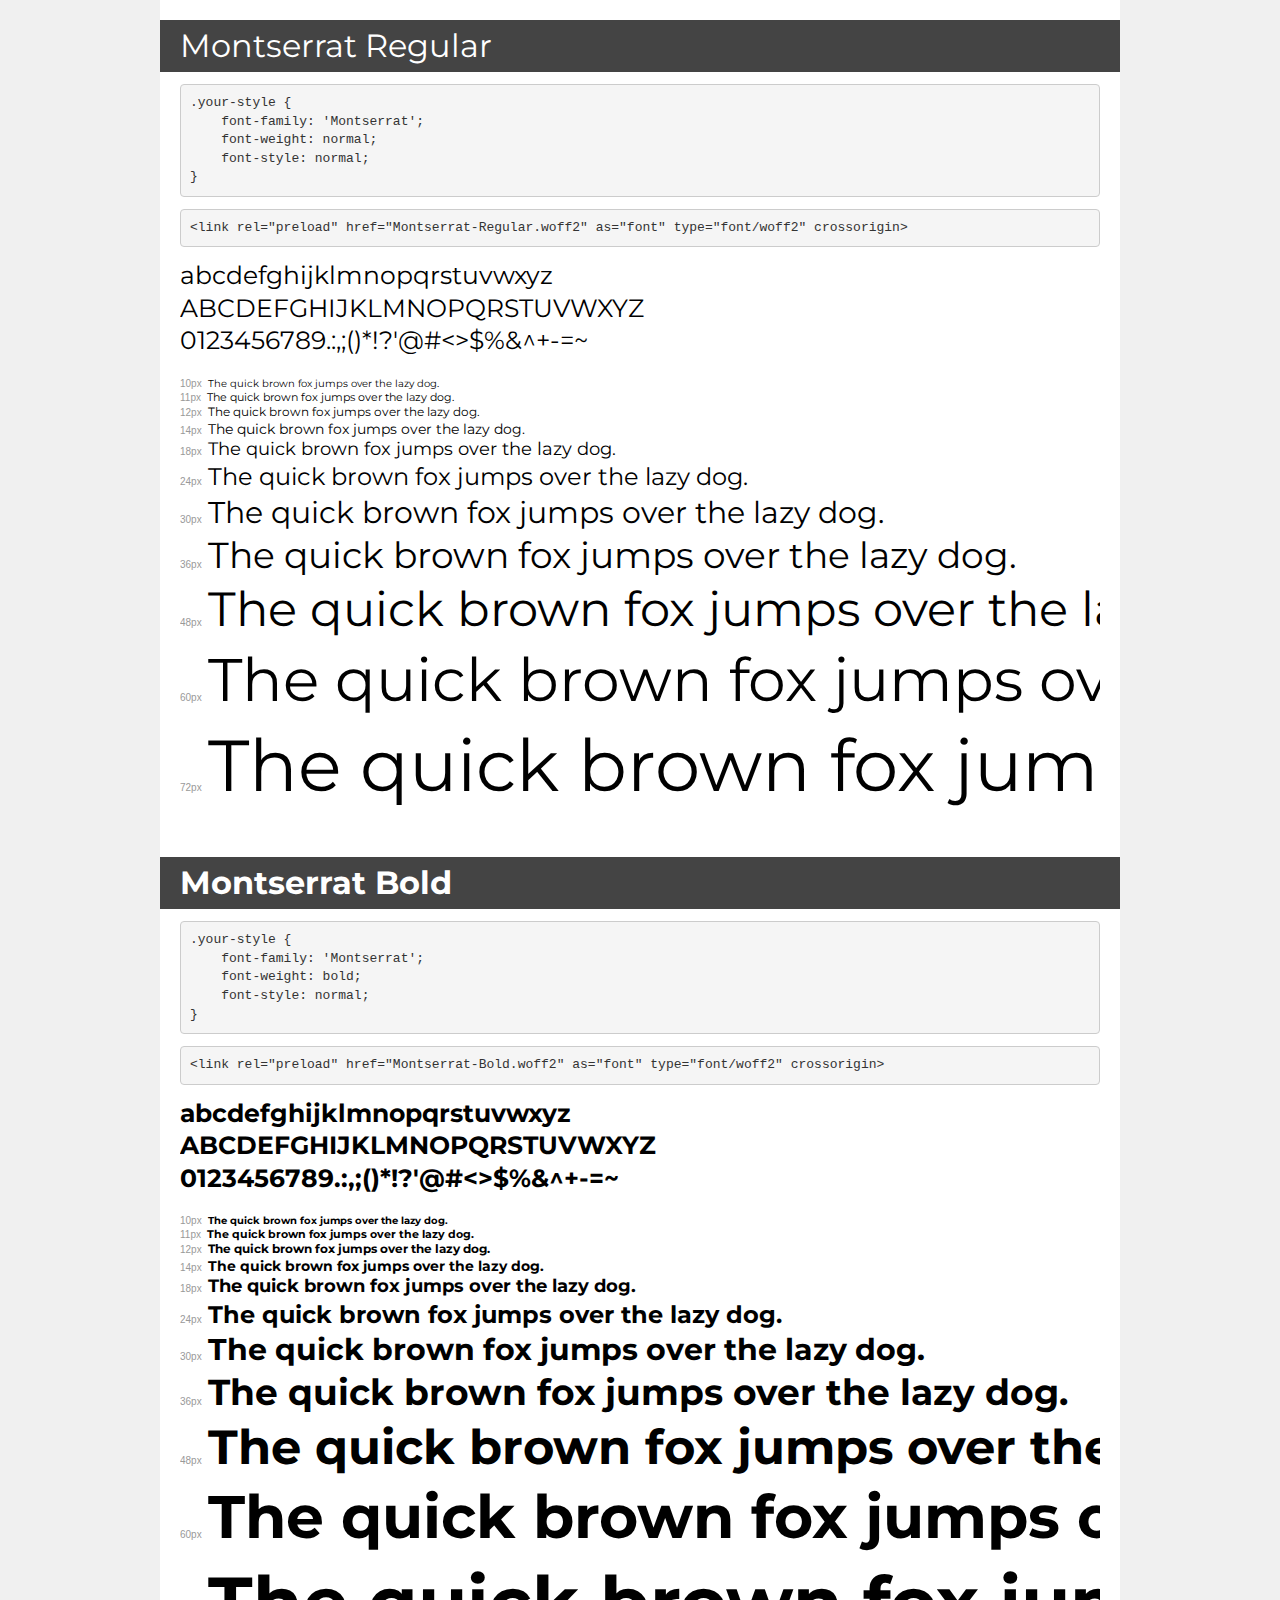
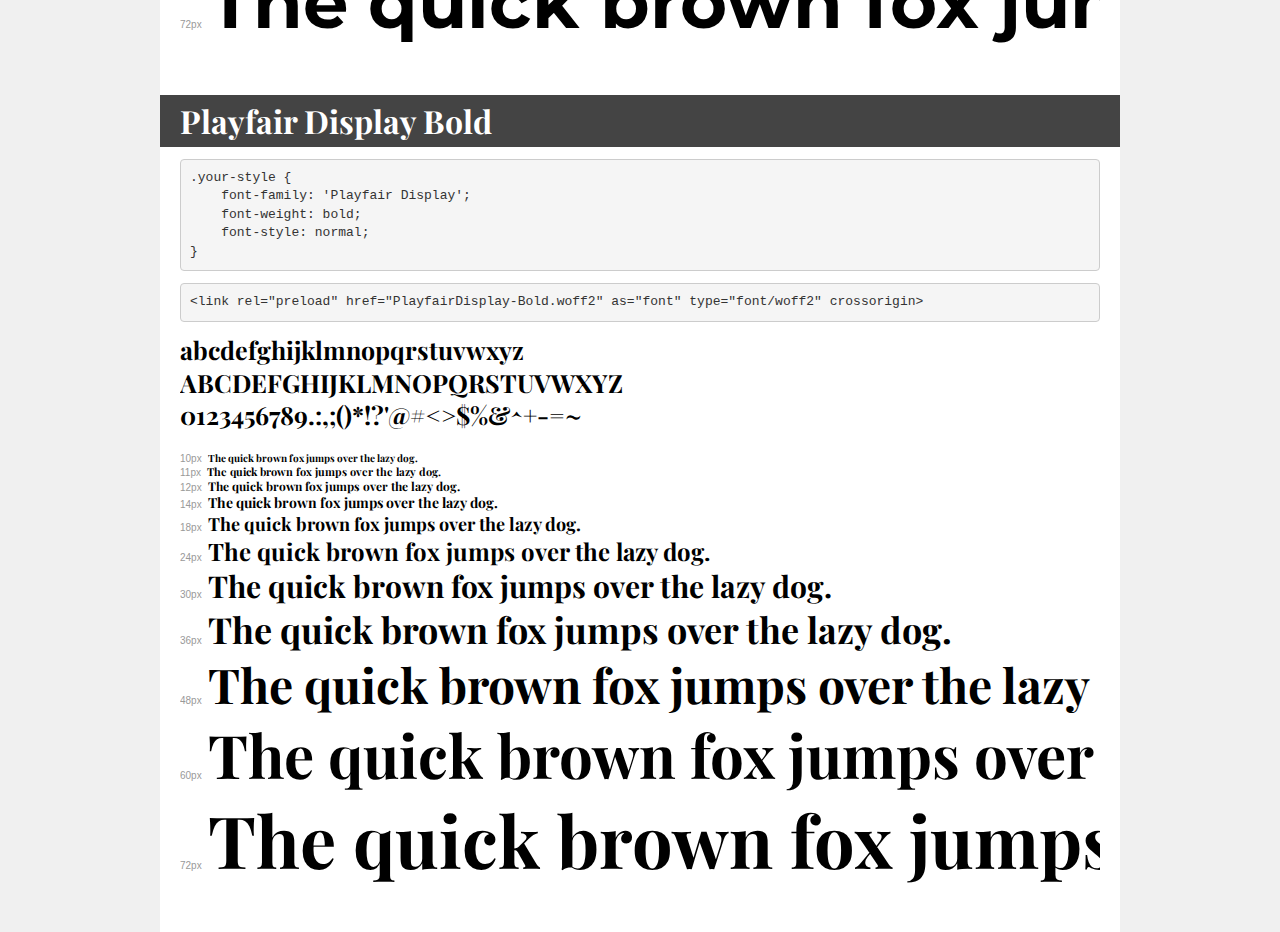
<file: fonts/demo.html>
<!DOCTYPE html>
<html lang="en">
<head>
    <meta charset="utf-8">
    <meta http-equiv="X-UA-Compatible" content="IE=edge">
    <meta name="viewport" content="width=device-width, initial-scale=1">
    <meta name="robots" content="noindex, noarchive">
    <meta name="format-detection" content="telephone=no">
    <title>Transfonter demo</title>
    <link href="stylesheet.css" rel="stylesheet">
    <style>
        /*
        http://meyerweb.com/eric/tools/css/reset/
        v2.0 | 20110126
        License: none (public domain)
        */
        html, body, div, span, applet, object, iframe,
        h1, h2, h3, h4, h5, h6, p, blockquote, pre,
        a, abbr, acronym, address, big, cite, code,
        del, dfn, em, img, ins, kbd, q, s, samp,
        small, strike, strong, sub, sup, tt, var,
        b, u, i, center,
        dl, dt, dd, ol, ul, li,
        fieldset, form, label, legend,
        table, caption, tbody, tfoot, thead, tr, th, td,
        article, aside, canvas, details, embed,
        figure, figcaption, footer, header, hgroup,
        menu, nav, output, ruby, section, summary,
        time, mark, audio, video {
            margin: 0;
            padding: 0;
            border: 0;
            font-size: 100%;
            font: inherit;
            vertical-align: baseline;
        }
        /* HTML5 display-role reset for older browsers */
        article, aside, details, figcaption, figure,
        footer, header, hgroup, menu, nav, section {
            display: block;
        }
        body {
            line-height: 1;
        }
        ol, ul {
            list-style: none;
        }
        blockquote, q {
            quotes: none;
        }
        blockquote:before, blockquote:after,
        q:before, q:after {
            content: '';
            content: none;
        }
        table {
            border-collapse: collapse;
            border-spacing: 0;
        }
        /* demo styles */
        body {
            background: #f0f0f0;
            color: #000;
        }
        .page {
            background: #fff;
            width: 920px;
            margin: 0 auto;
            padding: 20px 20px 0 20px;
            overflow: hidden;
        }
        .font-container {
            overflow-x: auto;
            overflow-y: hidden;
            margin-bottom: 40px;
            line-height: 1.3;
            white-space: nowrap;
            padding-bottom: 5px;
        }
        h1 {
            position: relative;
            background: #444;
            font-size: 32px;
            color: #fff;
            padding: 10px 20px;
            margin: 0 -20px 12px -20px;
        }
        .letters {
            font-size: 25px;
            margin-bottom: 20px;
        }
        .s10:before {
            content: '10px';
        }
        .s11:before {
            content: '11px';
        }
        .s12:before {
            content: '12px';
        }
        .s14:before {
            content: '14px';
        }
        .s18:before {
            content: '18px';
        }
        .s24:before {
            content: '24px';
        }
        .s30:before {
            content: '30px';
        }
        .s36:before {
            content: '36px';
        }
        .s48:before {
            content: '48px';
        }
        .s60:before {
            content: '60px';
        }
        .s72:before {
            content: '72px';
        }
        .s10:before, .s11:before, .s12:before, .s14:before,
        .s18:before, .s24:before, .s30:before, .s36:before,
        .s48:before, .s60:before, .s72:before {
            font-family: Arial, sans-serif;
            font-size: 10px;
            font-weight: normal;
            font-style: normal;
            color: #999;
            padding-right: 6px;
        }
        pre {
            display: block;
            padding: 9px;
            margin: 0 0 12px;
            font-family: Monaco, Menlo, Consolas, "Courier New", monospace;
            font-size: 13px;
            line-height: 1.428571429;
            color: #333;
            font-weight: normal;
            font-style: normal;
            background-color: #f5f5f5;
            border: 1px solid #ccc;
            overflow-x: auto;
            border-radius: 4px;
        }
        /* responsive */
        @media (max-width: 959px) {
            .page {
                width: auto;
                margin: 0;
            }
        }
    </style>
</head>
<body>
<div class="page">
    <div class="demo">
        <h1 style="font-family: 'Montserrat'; font-weight: normal; font-style: normal;">Montserrat Regular</h1>
        <pre title="Usage">.your-style {
    font-family: 'Montserrat';
    font-weight: normal;
    font-style: normal;
}</pre>
        <pre title="Preload (optional)">
&lt;link rel=&quot;preload&quot; href=&quot;Montserrat-Regular.woff2&quot; as=&quot;font&quot; type=&quot;font/woff2&quot; crossorigin&gt;</pre>
        <div class="font-container" style="font-family: 'Montserrat'; font-weight: normal; font-style: normal;">
            <p class="letters">
                abcdefghijklmnopqrstuvwxyz<br>
ABCDEFGHIJKLMNOPQRSTUVWXYZ<br>
                0123456789.:,;()*!?'@#&lt;&gt;$%&^+-=~
            </p>
            <p class="s10" style="font-size: 10px;">The quick brown fox jumps over the lazy dog.</p>
            <p class="s11" style="font-size: 11px;">The quick brown fox jumps over the lazy dog.</p>
            <p class="s12" style="font-size: 12px;">The quick brown fox jumps over the lazy dog.</p>
            <p class="s14" style="font-size: 14px;">The quick brown fox jumps over the lazy dog.</p>
            <p class="s18" style="font-size: 18px;">The quick brown fox jumps over the lazy dog.</p>
            <p class="s24" style="font-size: 24px;">The quick brown fox jumps over the lazy dog.</p>
            <p class="s30" style="font-size: 30px;">The quick brown fox jumps over the lazy dog.</p>
            <p class="s36" style="font-size: 36px;">The quick brown fox jumps over the lazy dog.</p>
            <p class="s48" style="font-size: 48px;">The quick brown fox jumps over the lazy dog.</p>
            <p class="s60" style="font-size: 60px;">The quick brown fox jumps over the lazy dog.</p>
            <p class="s72" style="font-size: 72px;">The quick brown fox jumps over the lazy dog.</p>
        </div>
    </div>

    <div class="demo">
        <h1 style="font-family: 'Montserrat'; font-weight: bold; font-style: normal;">Montserrat Bold</h1>
        <pre title="Usage">.your-style {
    font-family: 'Montserrat';
    font-weight: bold;
    font-style: normal;
}</pre>
        <pre title="Preload (optional)">
&lt;link rel=&quot;preload&quot; href=&quot;Montserrat-Bold.woff2&quot; as=&quot;font&quot; type=&quot;font/woff2&quot; crossorigin&gt;</pre>
        <div class="font-container" style="font-family: 'Montserrat'; font-weight: bold; font-style: normal;">
            <p class="letters">
                abcdefghijklmnopqrstuvwxyz<br>
ABCDEFGHIJKLMNOPQRSTUVWXYZ<br>
                0123456789.:,;()*!?'@#&lt;&gt;$%&^+-=~
            </p>
            <p class="s10" style="font-size: 10px;">The quick brown fox jumps over the lazy dog.</p>
            <p class="s11" style="font-size: 11px;">The quick brown fox jumps over the lazy dog.</p>
            <p class="s12" style="font-size: 12px;">The quick brown fox jumps over the lazy dog.</p>
            <p class="s14" style="font-size: 14px;">The quick brown fox jumps over the lazy dog.</p>
            <p class="s18" style="font-size: 18px;">The quick brown fox jumps over the lazy dog.</p>
            <p class="s24" style="font-size: 24px;">The quick brown fox jumps over the lazy dog.</p>
            <p class="s30" style="font-size: 30px;">The quick brown fox jumps over the lazy dog.</p>
            <p class="s36" style="font-size: 36px;">The quick brown fox jumps over the lazy dog.</p>
            <p class="s48" style="font-size: 48px;">The quick brown fox jumps over the lazy dog.</p>
            <p class="s60" style="font-size: 60px;">The quick brown fox jumps over the lazy dog.</p>
            <p class="s72" style="font-size: 72px;">The quick brown fox jumps over the lazy dog.</p>
        </div>
    </div>

    <div class="demo">
        <h1 style="font-family: 'Playfair Display'; font-weight: bold; font-style: normal;">Playfair Display Bold</h1>
        <pre title="Usage">.your-style {
    font-family: 'Playfair Display';
    font-weight: bold;
    font-style: normal;
}</pre>
        <pre title="Preload (optional)">
&lt;link rel=&quot;preload&quot; href=&quot;PlayfairDisplay-Bold.woff2&quot; as=&quot;font&quot; type=&quot;font/woff2&quot; crossorigin&gt;</pre>
        <div class="font-container" style="font-family: 'Playfair Display'; font-weight: bold; font-style: normal;">
            <p class="letters">
                abcdefghijklmnopqrstuvwxyz<br>
ABCDEFGHIJKLMNOPQRSTUVWXYZ<br>
                0123456789.:,;()*!?'@#&lt;&gt;$%&^+-=~
            </p>
            <p class="s10" style="font-size: 10px;">The quick brown fox jumps over the lazy dog.</p>
            <p class="s11" style="font-size: 11px;">The quick brown fox jumps over the lazy dog.</p>
            <p class="s12" style="font-size: 12px;">The quick brown fox jumps over the lazy dog.</p>
            <p class="s14" style="font-size: 14px;">The quick brown fox jumps over the lazy dog.</p>
            <p class="s18" style="font-size: 18px;">The quick brown fox jumps over the lazy dog.</p>
            <p class="s24" style="font-size: 24px;">The quick brown fox jumps over the lazy dog.</p>
            <p class="s30" style="font-size: 30px;">The quick brown fox jumps over the lazy dog.</p>
            <p class="s36" style="font-size: 36px;">The quick brown fox jumps over the lazy dog.</p>
            <p class="s48" style="font-size: 48px;">The quick brown fox jumps over the lazy dog.</p>
            <p class="s60" style="font-size: 60px;">The quick brown fox jumps over the lazy dog.</p>
            <p class="s72" style="font-size: 72px;">The quick brown fox jumps over the lazy dog.</p>
        </div>
    </div>

</div>
</body>
</html>
</file>
<file: style.css>
@font-face{
    font-family: 'Montserrat';
    src: url('fonts/Montserrat-Regular.woff2') format('woff2');
    font-weight: 400;
    font-style: normal;
    font-display: swap;
}
@font-face{
    font-family: 'Montserrat';
    src: url('fonts/Montserrat-Bold.woff2') format('woff2');
    font-weight: 700;
    font-style: normal;
    font-display: swap;
}
@font-face{
    font-family: 'PlayfairDisplay';
    src: url('fonts/PlayfairDisplay-Bold.woff2') format('woff2');
    font-weight: 700;
    font-style: normal;
    font-display: swap;
}
/**
  Нормализация блочной модели
 */
 *,
 ::before,
 ::after {
   box-sizing: border-box;
 }
 
 /**
   Убираем внутренние отступы слева тегам списков,
   у которых есть атрибут class
  */
 :where(ul, ol):where([class]) {
   padding-left: 0;
 }
 
 /**
   Убираем внешние отступы body и двум другим тегам,
   у которых есть атрибут class
  */
 body,
 :where(blockquote, figure):where([class]) {
   margin: 0;
 }
 
 /**
   Убираем внешние отступы вертикали нужным тегам,
   у которых есть атрибут class
  */
 :where(
   h1,
   h2,
   h3,
   h4,
   h5,
   h6,
   p,
   ul,
   ol,
   dl
 ):where([class]) {
   margin-block: 0;
 }
 
 :where(dd[class]) {
   margin-left: 0;
 }
 
 :where(fieldset[class]) {
   margin-left: 0;
   padding: 0;
   border: none;
 }
 
 /**
   Убираем стандартный маркер маркированному списку,
   у которого есть атрибут class
  */
 :where(ul[class]) {
   list-style: none;
 }
 
 :where(address[class]) {
   font-style: normal;
 }
 
 /**
   Обнуляем вертикальные внешние отступы параграфа,
   объявляем локальную переменную для внешнего отступа вниз,
   чтобы избежать взаимодействие с более сложным селектором
  */
 p {
   --paragraphMarginBottom: 24px;
 
   margin-block: 0;
 }
 
 /**
   Внешний отступ вниз для параграфа без атрибута class,
   который расположен не последним среди своих соседних элементов
  */
 p:where(:not([class]):not(:last-child)) {
   margin-bottom: var(--paragraphMarginBottom);
 }
 
 
 /**
   Упрощаем работу с изображениями
  */
 img {
   display: block;
   max-width: 100%;
 }
 
 /**
   Наследуем свойства шрифт для полей ввода
  */
 input,
 textarea,
 select,
 button {
   font: inherit;
 }
 
 html {
   /**
     Пригодится в большинстве ситуаций
     (когда, например, нужно будет "прижать" футер к низу сайта)
    */
   height: 100%;
 }
 
 /**
   Плавный скролл
  */
 html,
 :has(:target) {
   scroll-behavior: smooth;
 }
 
 body {
   /**
     Пригодится в большинстве ситуаций
     (когда, например, нужно будет "прижать" футер к низу сайта)
    */
   min-height: 100%;
   /**
     Унифицированный интерлиньяж
    */
   line-height: 1.5;
 }
 
 /**
   Приводим к единому цвету svg-элементы
  */
 svg *[fill] { fill: currentColor }
 svg *[stroke] { stroke: currentColor }
 
 /**
   Чиним баг задержки смены цвета при взаимодействии с svg-элементами
  */
 svg * {
   transition-property: fill, stroke;
 }
 
 /**
   Удаляем все анимации и переходы для людей,
   которые предпочитают их не использовать
  */
 @media (prefers-reduced-motion: reduce) {
   *,
   ::before,
   ::after {
     animation-duration: 0.01ms !important;
     animation-iteration-count: 1 !important;
     transition-duration: 0.01ms !important;
     scroll-behavior: auto !important;
   }
 }
 :root{
    --color-light: #ffffff;
    --color-dark: #000000;
    --color-light-grey: #EEEEEE;
    --color-dark-grey: #888888;

    --font-family-base: 'Montserrat', sans-serif;
    --font-family-accent: 'PlayfairDisplay', sans-serif;

    --container-width: 1200px;
    --container-padding-x: 15px;

    --transition-duration: 0.2s;
    
    --header-height: 90px;

 }
 body{
  font-family: var(--font-family-base);
  background-color: var(--color-light-grey);
  font-weight: 400;
  font-size: 16px;
  line-height: 1.66;
  color: var(--color-dark);
 }
 .container{
  max-width: calc(var(--container-width) + var(--container-padding-x) *2);
  margin-inline: auto;/*Центрирование контента по горизонтали*/
  padding-inline: var(--container-padding-x);/*внутренние горизонталльные отспуты*/
 }
 h1, h2, h3, h4, h5, h6 {
  font-weight: 700;
  color: var(--color-dark);
  font-family: var(--font-family-accent);
 }
 .visually-hidden {
  position: absolute !important;
  width: 1px !important;
  height: 1px !important;
  margin: -1px !important;
  border: 0 !important;
  padding: 0 !important;
  white-space: nowrap !important;
  clip-path: inset(100%) !important;
  clip: rect(0 0 0 0) !important;
  overflow: hidden !important;
}
 .design-text{
  color: var(--color-dark-grey);
  font-family: var(--font-family-base);
  font-weight: 700;
 }
 .description-images{
  background-color: var(--color-light);
  padding: 30px;
  display: flex;
  align-items: center;
  justify-content: center;
  flex-direction: column;
  text-align: center;
 }
 .title-medium{
  font-size: var(--font-family-accent);
  font-size: 36px;
  font-weight: 700;
 }
 .beets-description{
  padding-bottom: 126px;
 }
 .header{
  min-height: var(--header-height);
 }
.header-logo{
  display: flex;
  justify-content: center;
  align-items: center;
  flex-direction: column;
  row-gap: 14px;
  padding-top: 60px;
  padding-bottom: 67px;
}
.banner{
  max-width: 1920px;
}
.banner-body{
  display: flex;
  justify-content: center;
  align-items: center;
  column-gap: 15px;
  background: url(images/blurred-light-background_1107-161.avif) center/100% no-repeat;
}
.food-beverage-title{
  padding-top: 35px;
  text-align: center;
}
.seeds-images{
  position: relative;
}
.overdrop-button{
  position: absolute;
  top: 50%;
  left: 50%;
  transform: translate(-50%, -50%);
  background-color:transparent;
  color: var(--color-light);
  border: none;
}
.overdrop-button:hover{
  color: var(--color-dark-grey);
}
.honey-images{
  position: relative;
}
.food-beverage-list{
  display: flex;
  flex-direction: column;
  row-gap: 30px;
}
.food-beverage li{
  display: flex;
  gap: 30px;
}
.food-beverage li:nth-child(1){
  justify-content: flex-end;
}
.comment{
  display: flex;
  justify-content: center;
  align-items: center;
  background-color: var(--color-light);
  padding-inline: 67px;
}
.comments-images{
  display: flex;
  flex-direction: column;
  align-items: center;
  justify-content: center;
  text-align: center;
}
.pagination-comment{
  color: var(--color-dark-grey);
}
.right-pagination{
  scale: -1 1;
}
.images-border{
  display: flex;
  justify-content: space-between;
  flex-direction: column;
}
.container-large{
  padding-inline: var(--container-padding-x);
}
.sample{
  display: flex;
  flex-direction: column;
  align-items: center;
  justify-content: center;
  overflow: hidden;
}
.sample-header{
  display: flex;
  flex-direction: column;
  justify-content: center;
  align-items: center;
  text-align: center;
  padding-top: 75px;
  padding-bottom: 22px;
}
.sample-body{
  display: flex;
  row-gap: 30px;
  flex-wrap: wrap;
  justify-content: center;
  padding-bottom: 75px;
}
.sample-body-photo{
  display: flex;
  gap: 30px;
}
.sample-body-photo:first-child{
  align-items: baseline;
}
.sample-body-photo:last-child{
  align-items: flex-start;
}
.LOGOTYPE{
  overflow: hidden;
  border-radius: 50%;
}
.sample-body-photo img{
  height: auto;
}
.services{
  background: url(images/bg-black.jpg) 100%/cover no-repeat;
  background-color: var(--color-light-grey);
}
.services-header{
  color: var(--color-light);
  text-align: center;
  padding-top: 60px;
}
.services-body-list{
  display: grid;
  grid-template-columns:repeat(4, 1fr) ;
  gap: 30px;
  justify-items: center;
  text-align: center;
  padding-top: 30px;
  padding-bottom: 60px;
}
.services-body-img{
  color: var(--color-light);
}
.services-body-item-title{
  color: var(--color-light);
}
.services-title{
  color: var(--color-light);
}
.weight-wide{
  font-family: var(--font-family-accent);
  font-size: 36px;
  font-weight: 700;
  line-height: 1.5;
  text-align: center;
  padding-top: 57px;
  padding-bottom: 27px;
}
.favorites-name-list{
  display: grid;
  grid-template-columns: repeat(6, 1fr);
  gap: 30px;
  padding-bottom: 38px;
  justify-items: center;
}
.expand-favorites{
  display: flex;
  justify-content: center;
  flex-direction: column;
  align-items: center;
  text-align: center;
  gap: 6px;
  padding-bottom: 35px;
}
.expand-favorites-buttons{
  background-color: var(--color-dark);
}
.expand-favorites-buttons:hover{
  cursor: pointer;
}
.pictures{
  display: grid;
  grid-template-columns: 1fr 1fr;
}
.matterful-about-us{
  padding-inline: var(--container-padding-x);
}
.matterful-description{
  display: flex;
  flex-direction: column;
  justify-content: center;
  align-items: center;
  text-align: center;
  padding-top: 87px;
  padding-bottom: 90px;
}
.matterful-description-text{
  font-size: clamp(12px ,1.04vw, 20px);
  padding-bottom: 17px;
}
.matterful-description-button{
  border: 1px solid var(--color-dark);
  font-weight: 700;
}
.matterful-description-button:hover{
  background-color: var(--color-dark-grey);
}
.sign-up{
  background: url(images/bg-black.jpg) 100%/cover no-repeat;
}
.sign-up-body{
  display: flex;
  justify-content: center;
  align-items: center;
  gap: 15px;
  padding-block: 60px;
}
.sign-up-title{
  color: var(--color-light);
}
.sign-up-text{
  font-size: 0.8rem;
  color: var(--color-light);
}
.sign-up-subscribe-input{
  color: var(--color-light);
  width: 26.19vw;
  height: 52px;
  background-color: transparent;
  border: none;
  border-bottom: 1px solid var(--color-dark-grey);
  margin-right: 30px;
}
.sign-up-subscribe-button{
  padding: 12px 24px;
  border: 1px solid var(--color-light-grey);
  background-color: var(--color-dark);
  color: var(--color-light);
  font-weight: 700;
}
.footer-main-iner{
  padding-top: 60px ;
  padding-bottom: 60px;
  display: flex;
  justify-content: space-around;
}
.footer-body-list li{
  display: flex;
  align-items: center;
  gap: 15px;
}
.footer-body-item-subtitle{
  font-family: inherit;
  font-size: 1.25rem;
  font-weight: 100;
  line-height: 1.2;
  color: var(--color-dark-grey);
  padding-bottom: 10px;
}
.footer-body-item-text{
  font-size: 0.72rem;
  font-weight: 400;
  line-height: 1.2;
}
.footer-socials{
  display: flex;
  gap: 10px;
  padding-top: 20px;
}
.footer-extra{
  background: url(images/bg-black.jpg) 100%/cover no-repeat;
}
.footer-extra-iner{
  padding-top: 15px;
  padding-bottom: 15px;
}
.footer-copyright{
  display: flex;
  justify-content: center;
  align-items: start;
  text-align: center;
  color: var(--color-light);
  font-weight: 400;
  font-size: 0.62rem;
  line-height: 1.5;
}




@media(max-width:1500px){
  .banner-body{
    padding-inline: 15px;
  }
  .img-none{
    display: none;
  }
  .sample-body-photo img{
    width: auto;
  }
  .container-large{
    max-width: 1500px;
  }
}
@media(max-width:1195px){
  .banner-body{
    flex-direction: column;
    row-gap: 15px;
    margin-block: 0;
  }
  .banner-images{
    height: auto;
  }
  .header-logo{
    row-gap: 40px;
  }
  .food-beverage li{
    flex-wrap: wrap;
    height: auto;
    justify-content: center;
  }
  .food-beverage li:nth-child(1){
    justify-content: center;
  }
    .description-images{
    gap: 5px;
  }
  .pagination-comment{
    margin-inline: 15px;
  }
  .sample-body-photo{
    flex-direction: column;
  }
  .sample{
    overflow: visible;
  }
  .sample-body{
    flex-wrap: nowrap;
    justify-content: center;
    gap: 30px;
  }
  .samle-text{
    font-size: auto;
  }
  .img-none{
    display: block;
  }
  .sample-body-photo:first-child{
    align-items: normal;
  }
  .sample-body-photo:last-child{
    align-items: normal;
}
.favorites-name-list{
  grid-template-columns: repeat(4, 1fr);
}
}
@media(max-width:900px){
  .sample-body{
    display: grid;
  }
  .container-large{
    display: grid;
  }
  .pictures{
    grid-template-columns: 1fr;
  }
  .weight-wide{
    font-size: 26px;
  }
  .sign-up-body{
    flex-direction: column;
    text-align: center;
    gap: 24px;
  }
  .sign-up-subscribe-button{
  padding: 7px 15px;
  }
  .sign-up-subscribe-input{
    margin-right: 10px;
    height: 42px;
  }
  .footer-main-iner{
    flex-direction: column;
    align-items: center;
    gap: 20px;
  }
  .footer-body-list{
    display: flex;
    flex-direction: column;
    gap: 15px;
  }
}
@media(max-width:673px){
  .header{
    padding-inline: 15px;
  }
  .header-logo-img{
    width: 60%;
    height: 60%;
  }
  .header-text{
    text-align: center;
  }
  .banner-description{
    text-align: center;
  }
  .popcorn-img{
    height: auto;
  }
  .beets-description{
    padding-bottom: 30px;
  }
  .juice-img{
    width: auto;
    height: auto;
  }
  .coffe-imgages{
    height: auto;
  }
  .food-beverage li{
    justify-content: center;
  }
.comment-text{
  font-size: 2.8vw ;
}
.sample{
 display: block;
}
.sample-body{
  padding-bottom: 35px;
}
.services-body-list{
  grid-template-columns: repeat(2, 1fr);
}
.favorites-name-list{
  grid-template-columns: repeat(2, 1fr);
}
.sign-up-subscribe{
  display: flex;
  flex-direction: column;
  width: 100%;
}
.sign-up-subscribe-input{
  margin-bottom: 25px;
  width: 100%;
}
}
</file>
<file: fonts/stylesheet.css>
@font-face {
    font-family: 'Montserrat';
    src: url('Montserrat-Regular.woff2') format('woff2');
    font-weight: normal;
    font-style: normal;
    font-display: swap;
}

@font-face {
    font-family: 'Montserrat';
    src: url('Montserrat-Bold.woff2') format('woff2');
    font-weight: bold;
    font-style: normal;
    font-display: swap;
}

@font-face {
    font-family: 'Playfair Display';
    src: url('PlayfairDisplay-Bold.woff2') format('woff2');
    font-weight: bold;
    font-style: normal;
    font-display: swap;
}
</file>
